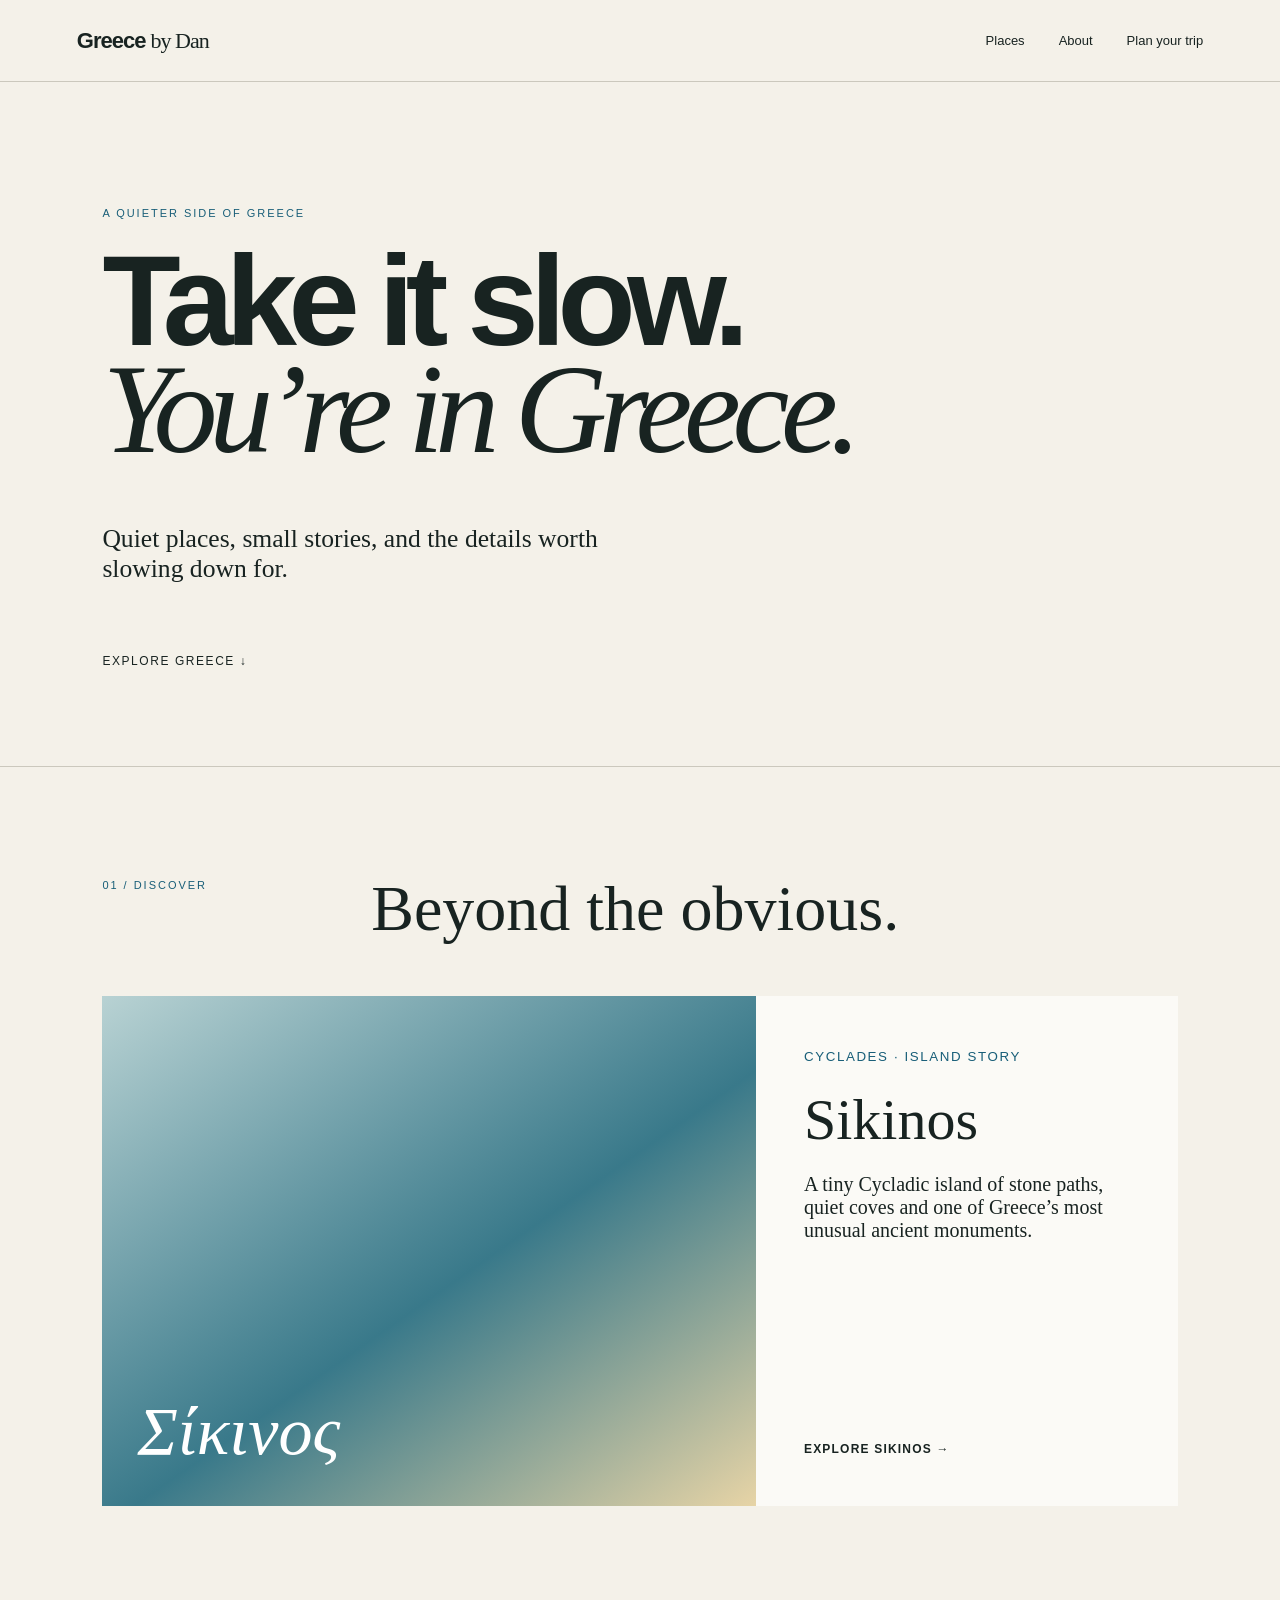
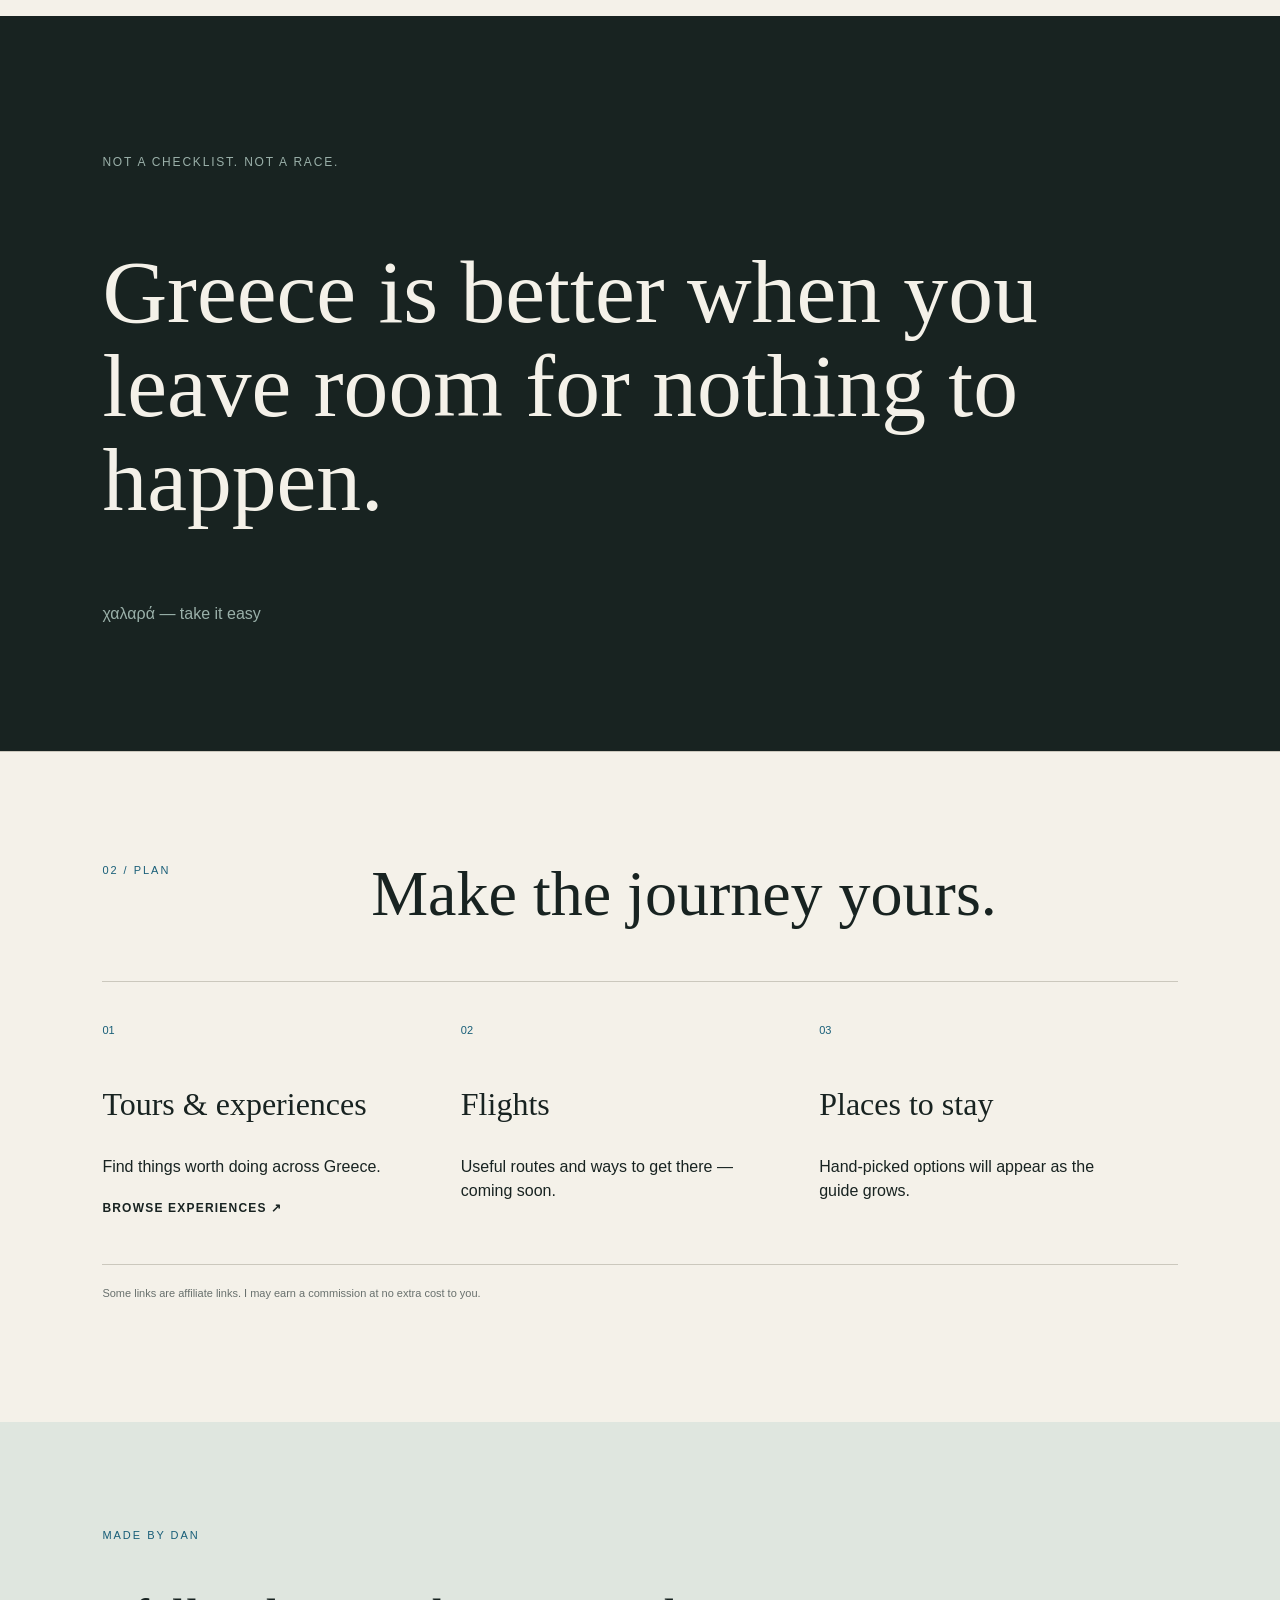
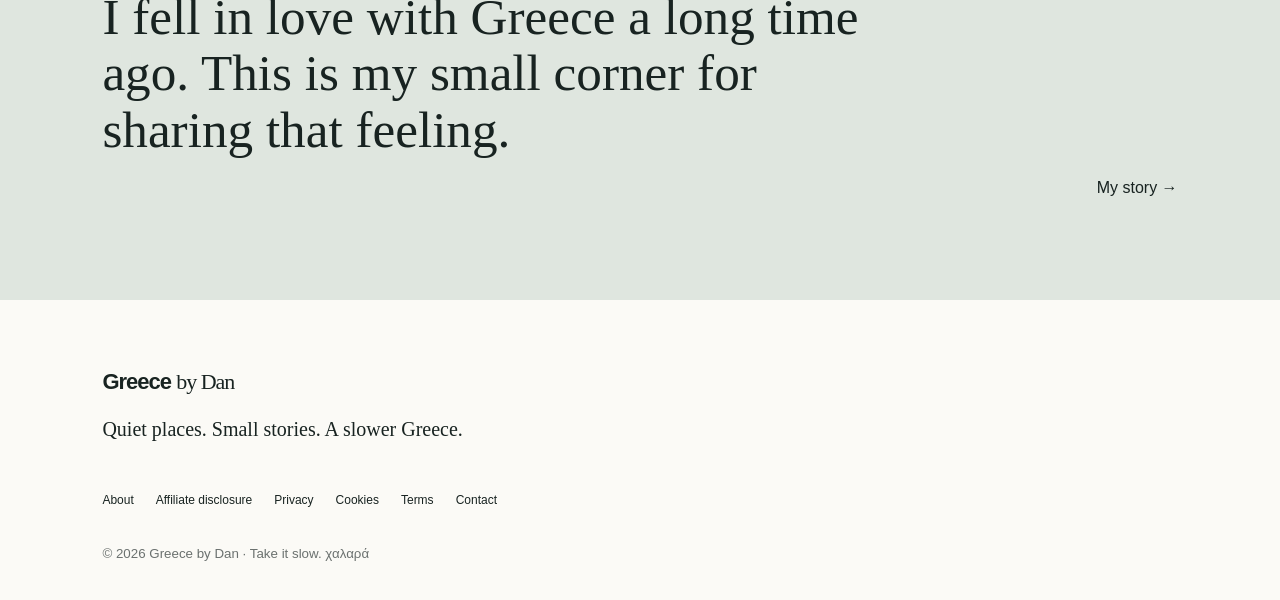
<file: index.html>
<!doctype html><html lang="en"><head><meta charset="utf-8"><meta name="viewport" content="width=device-width,initial-scale=1"><title>Greece by Dan — A slower Greece</title><meta name="description" content="Quiet places, small stories and a slower side of Greece — islands, traditions and useful travel notes, curated by Dan."><link rel="canonical" href="https://greecebydan.com/"><meta property="og:title" content="Greece by Dan — A slower Greece"><meta property="og:description" content="Quiet places. Small stories. A slower Greece."><meta property="og:url" content="https://greecebydan.com/"><meta property="og:type" content="website"><link rel="icon" href="/favicon.svg"><link rel="manifest" href="/site.webmanifest"><link rel="stylesheet" href="/assets/css/style.css"><script type="application/ld+json">{"@context":"https://schema.org","@type":"WebSite","name":"Greece by Dan","url":"https://greecebydan.com/"}</script></head><body><header class="site-header"><a class="brand" href="/">Greece <em>by Dan</em></a><button class="menu" aria-label="Open menu">Menu</button><nav><a href="/sikinos/">Places</a><a href="/about/">About</a><a href="#plan">Plan your trip</a></nav></header><main><section class="hero"><div class="eyebrow">A quieter side of Greece</div><h1>Take it slow.<br><i>You’re in Greece.</i></h1><p>Quiet places, small stories, and the details worth slowing down for.</p><a class="arrow-link" href="#discover">Explore Greece ↓</a></section><section id="discover" class="section"><div class="section-head"><span>01 / Discover</span><h2>Beyond the obvious.</h2></div><a class="feature-card" href="/sikinos/"><div class="feature-art"><span>Σίκινος</span></div><div class="feature-copy"><div><small>Cyclades · Island story</small><h3>Sikinos</h3><p>A tiny Cycladic island of stone paths, quiet coves and one of Greece’s most unusual ancient monuments.</p></div><b>Explore Sikinos →</b></div></a></section><section class="manifesto"><p>Not a checklist. Not a race.</p><h2>Greece is better when you leave room for nothing to happen.</h2><span>χαλαρά — take it easy</span></section><section id="plan" class="section plan"><div class="section-head"><span>02 / Plan</span><h2>Make the journey yours.</h2></div><div class="plan-grid"><a href="https://vi.me/6IQ68" rel="sponsored noopener" target="_blank"><span>01</span><h3>Tours & experiences</h3><p>Find things worth doing across Greece.</p><b>Browse experiences ↗</b></a><div><span>02</span><h3>Flights</h3><p>Useful routes and ways to get there — coming soon.</p></div><div><span>03</span><h3>Places to stay</h3><p>Hand-picked options will appear as the guide grows.</p></div></div><p class="disclosure">Some links are affiliate links. I may earn a commission at no extra cost to you.</p></section><section class="about-strip"><div><span>Made by Dan</span><h2>I fell in love with Greece a long time ago. This is my small corner for sharing that feeling.</h2></div><a href="/about/">My story →</a></section></main><footer><a class="brand" href="/">Greece <em>by Dan</em></a><p>Quiet places. Small stories. A slower Greece.</p><div><a href="/about/">About</a><a href="/affiliate-disclosure/">Affiliate disclosure</a><a href="/privacy/">Privacy</a><a href="/cookies/">Cookies</a><a href="/terms/">Terms</a><a href="/contact/">Contact</a></div><small>© 2026 Greece by Dan · Take it slow. χαλαρά</small></footer><script src="/assets/js/main.js"></script></body></html>
</file>
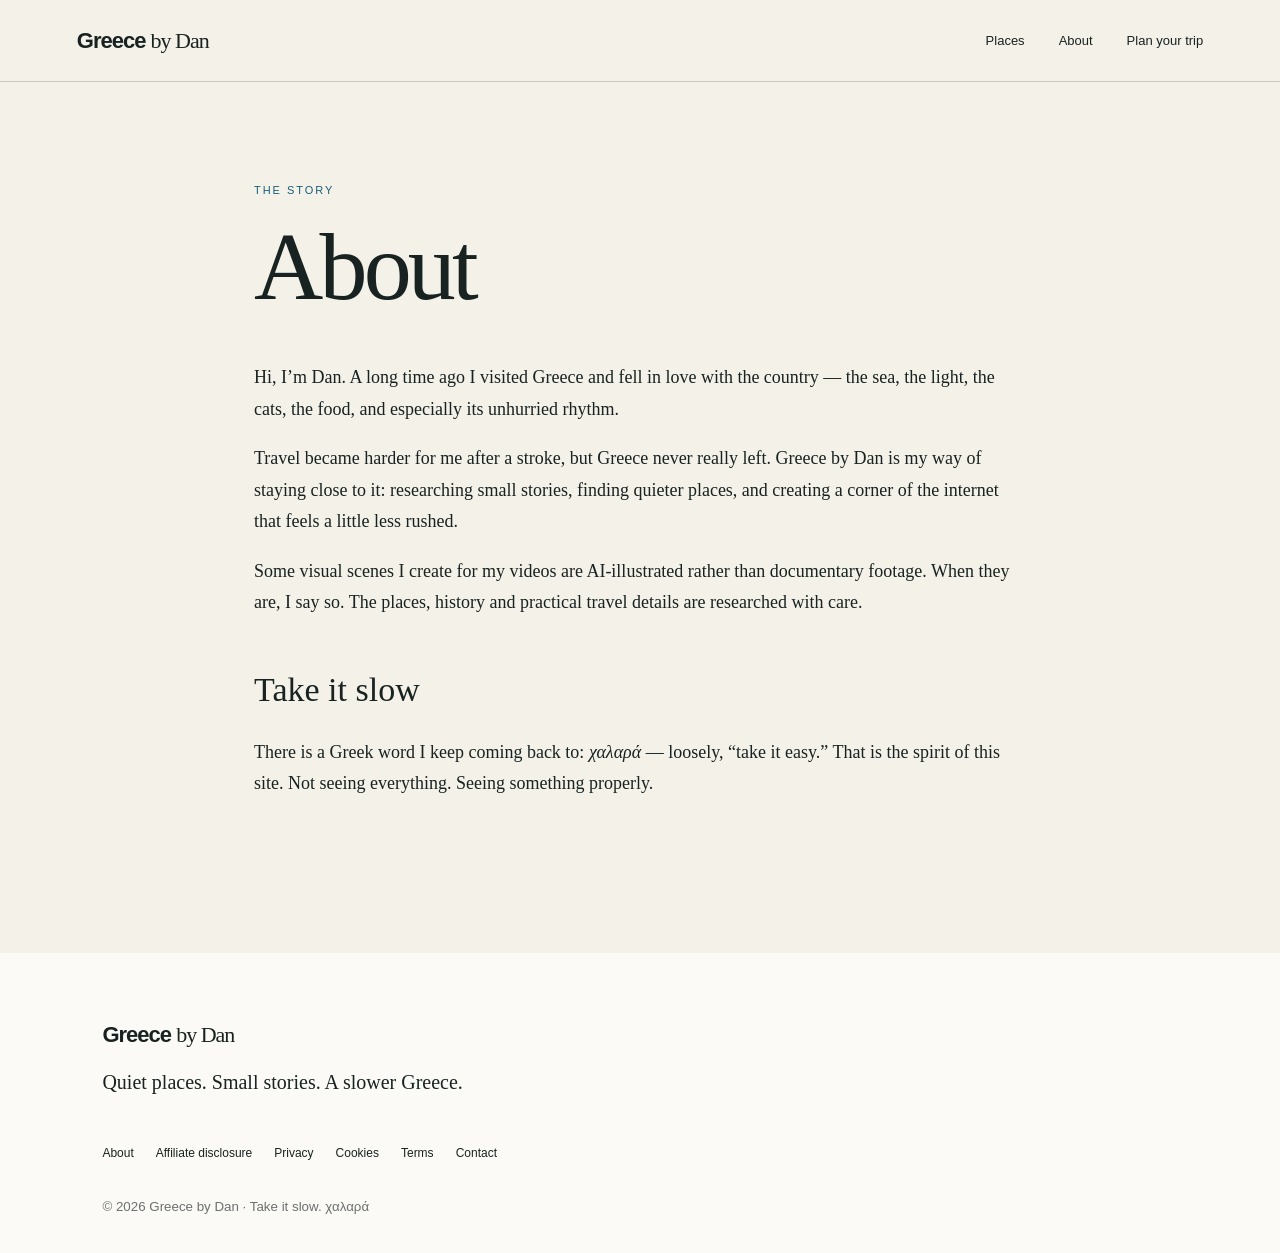
<file: about/index.html>
<!doctype html><html lang="en"><head><meta charset="utf-8"><meta name="viewport" content="width=device-width,initial-scale=1"><title>About — Greece by Dan</title><meta name="description" content="About — Greece by Dan."><link rel="icon" href="/favicon.svg"><link rel="stylesheet" href="/assets/css/style.css"></head><body><header class="site-header"><a class="brand" href="/">Greece <em>by Dan</em></a><button class="menu" aria-label="Open menu">Menu</button><nav><a href="/sikinos/">Places</a><a href="/about/">About</a><a href="/#plan">Plan your trip</a></nav></header><main class="page"><span class="kicker">The story</span><h1>About</h1><p>Hi, I’m Dan. A long time ago I visited Greece and fell in love with the country — the sea, the light, the cats, the food, and especially its unhurried rhythm.</p><p>Travel became harder for me after a stroke, but Greece never really left. Greece by Dan is my way of staying close to it: researching small stories, finding quieter places, and creating a corner of the internet that feels a little less rushed.</p><p>Some visual scenes I create for my videos are AI-illustrated rather than documentary footage. When they are, I say so. The places, history and practical travel details are researched with care.</p><h2>Take it slow</h2><p>There is a Greek word I keep coming back to: <em>χαλαρά</em> — loosely, “take it easy.” That is the spirit of this site. Not seeing everything. Seeing something properly.</p></main><footer><a class="brand" href="/">Greece <em>by Dan</em></a><p>Quiet places. Small stories. A slower Greece.</p><div><a href="/about/">About</a><a href="/affiliate-disclosure/">Affiliate disclosure</a><a href="/privacy/">Privacy</a><a href="/cookies/">Cookies</a><a href="/terms/">Terms</a><a href="/contact/">Contact</a></div><small>© 2026 Greece by Dan · Take it slow. χαλαρά</small></footer><script src="/assets/js/main.js"></script></body></html>
</file>
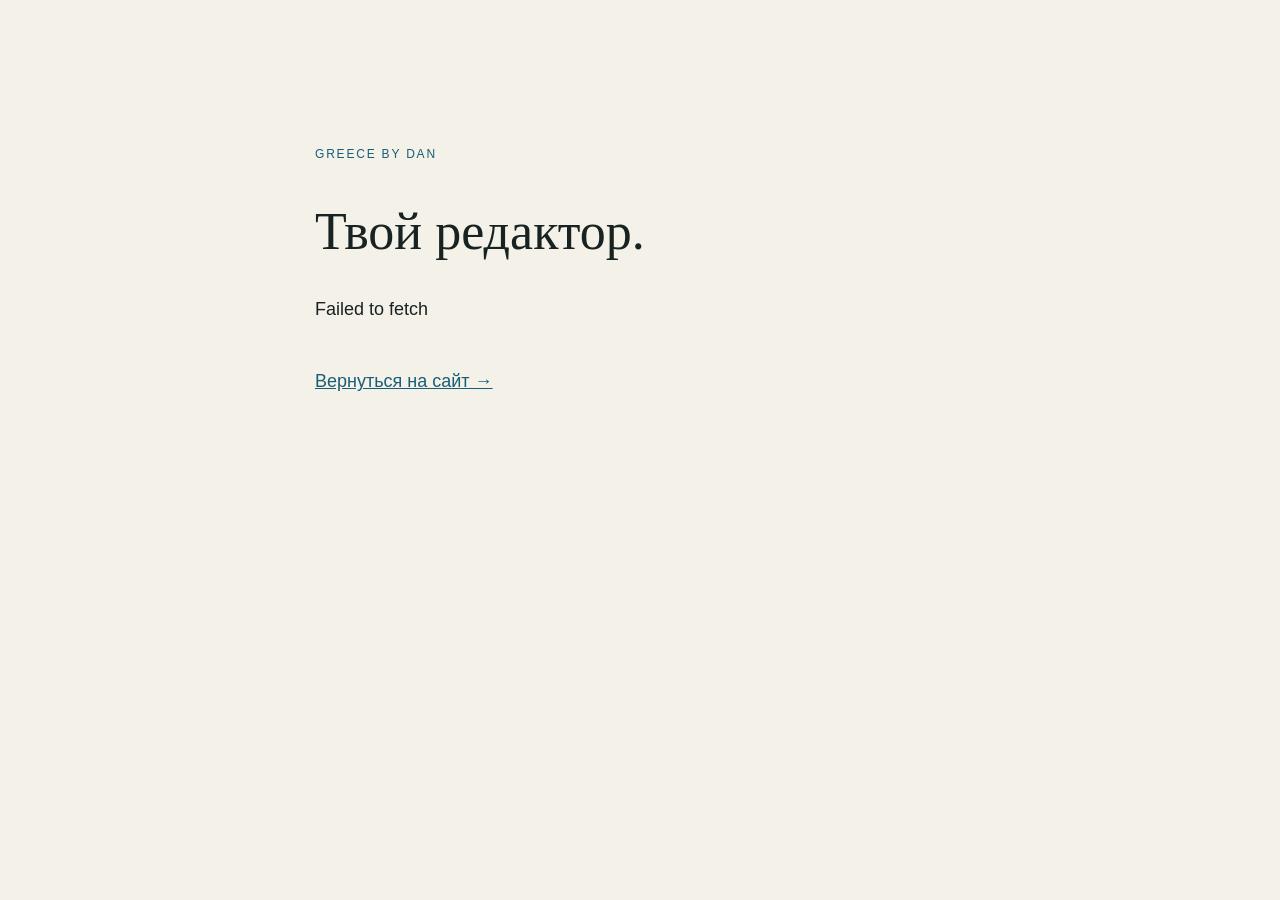
<file: admin/index.html>
<!doctype html>
<html lang="ru">
<head>
  <meta charset="utf-8">
  <meta name="viewport" content="width=device-width, initial-scale=1">
  <meta name="robots" content="noindex, nofollow">
  <title>Greece by Dan — редактор</title>
  <link rel="icon" href="/favicon.svg">
  <link rel="stylesheet" href="/admin/setup.css">
</head>
<body>
  <main id="setup" class="setup" aria-live="polite">
    <span class="eyebrow">Greece by Dan</span>
    <h1>Твой редактор.</h1>
    <p id="status">Подключаем админку…</p>
    <a href="/">Вернуться на сайт →</a>
  </main>
  <script src="/admin/affiliate-button.js"></script>
  <script src="/admin/story-identity.js"></script>
  <script src="/admin/start.js"></script>
</body>
</html>
</file>
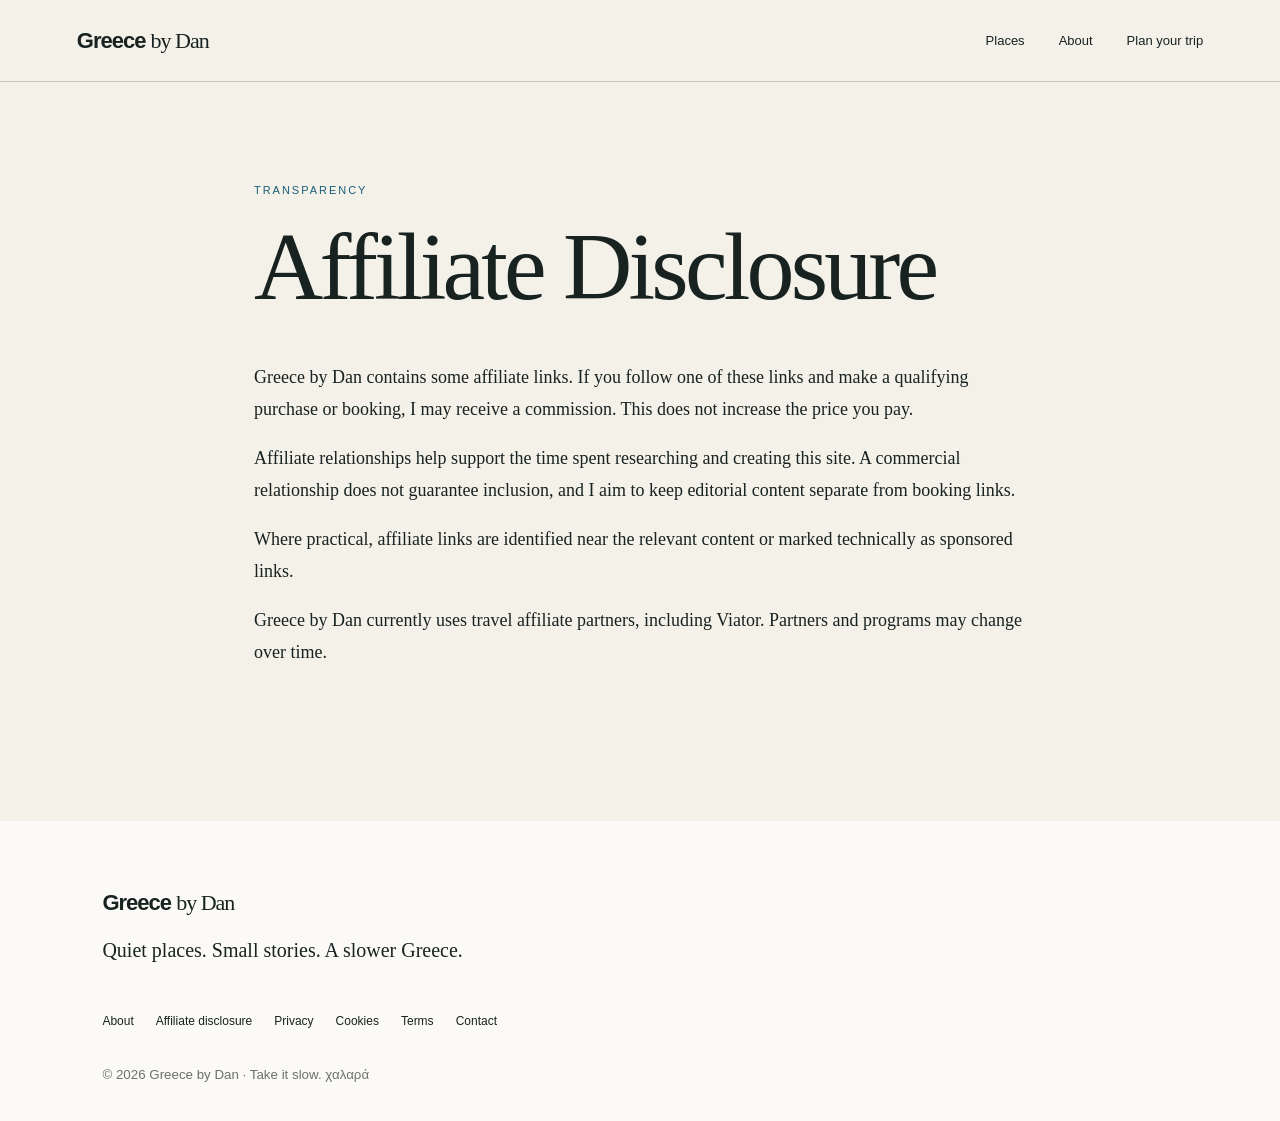
<file: affiliate-disclosure/index.html>
<!doctype html><html lang="en"><head><meta charset="utf-8"><meta name="viewport" content="width=device-width,initial-scale=1"><title>Affiliate Disclosure — Greece by Dan</title><meta name="description" content="Affiliate Disclosure — Greece by Dan."><link rel="icon" href="/favicon.svg"><link rel="stylesheet" href="/assets/css/style.css"></head><body><header class="site-header"><a class="brand" href="/">Greece <em>by Dan</em></a><button class="menu" aria-label="Open menu">Menu</button><nav><a href="/sikinos/">Places</a><a href="/about/">About</a><a href="/#plan">Plan your trip</a></nav></header><main class="page"><span class="kicker">Transparency</span><h1>Affiliate Disclosure</h1><p>Greece by Dan contains some affiliate links. If you follow one of these links and make a qualifying purchase or booking, I may receive a commission. This does not increase the price you pay.</p><p>Affiliate relationships help support the time spent researching and creating this site. A commercial relationship does not guarantee inclusion, and I aim to keep editorial content separate from booking links.</p><p>Where practical, affiliate links are identified near the relevant content or marked technically as sponsored links.</p><p>Greece by Dan currently uses travel affiliate partners, including Viator. Partners and programs may change over time.</p></main><footer><a class="brand" href="/">Greece <em>by Dan</em></a><p>Quiet places. Small stories. A slower Greece.</p><div><a href="/about/">About</a><a href="/affiliate-disclosure/">Affiliate disclosure</a><a href="/privacy/">Privacy</a><a href="/cookies/">Cookies</a><a href="/terms/">Terms</a><a href="/contact/">Contact</a></div><small>© 2026 Greece by Dan · Take it slow. χαλαρά</small></footer><script src="/assets/js/main.js"></script></body></html>
</file>
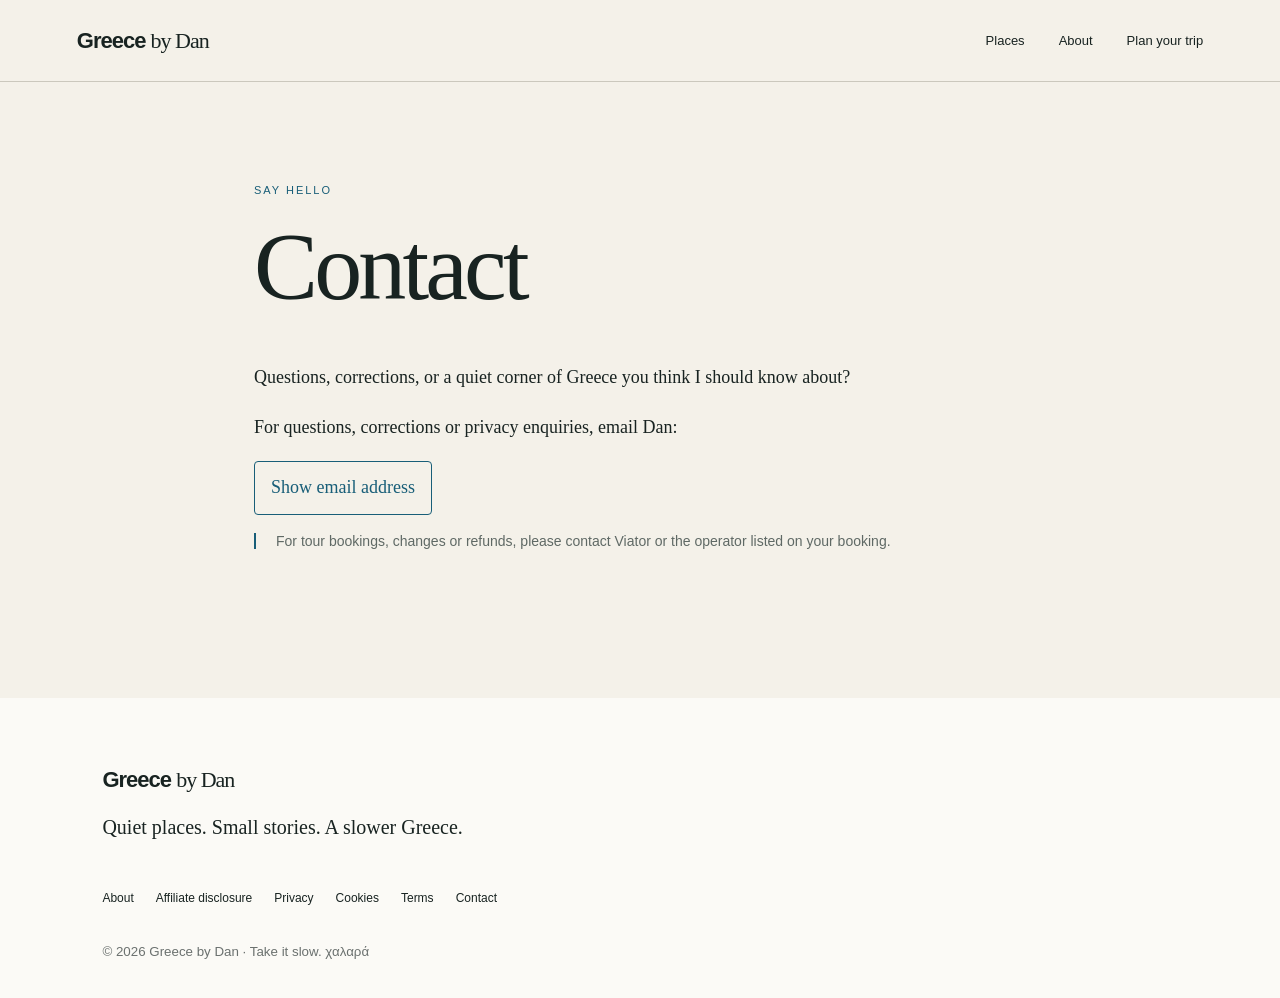
<file: contact/index.html>
<!doctype html><html lang="en"><head><meta charset="utf-8"><meta name="viewport" content="width=device-width,initial-scale=1"><title>Contact — Greece by Dan</title><meta name="description" content="Contact — Greece by Dan."><link rel="icon" href="/favicon.svg"><link rel="stylesheet" href="/assets/css/style.css"></head><body><header class="site-header"><a class="brand" href="/">Greece <em>by Dan</em></a><button class="menu" aria-label="Open menu">Menu</button><nav><a href="/sikinos/">Places</a><a href="/about/">About</a><a href="/#plan">Plan your trip</a></nav></header><main class="page"><span class="kicker">Say hello</span><h1>Contact</h1><p>Questions, corrections, or a quiet corner of Greece you think I should know about?</p><p>For questions, corrections or privacy enquiries, email Dan:</p><p><span class="contact-email"><button class="email-reveal" type="button" hidden>Show email address</button><noscript>mygreece [at] greecebydan [dot] com</noscript></span></p><p class="note">For tour bookings, changes or refunds, please contact Viator or the operator listed on your booking.</p></main><footer><a class="brand" href="/">Greece <em>by Dan</em></a><p>Quiet places. Small stories. A slower Greece.</p><div><a href="/about/">About</a><a href="/affiliate-disclosure/">Affiliate disclosure</a><a href="/privacy/">Privacy</a><a href="/cookies/">Cookies</a><a href="/terms/">Terms</a><a href="/contact/">Contact</a></div><small>© 2026 Greece by Dan · Take it slow. χαλαρά</small></footer><script src="/assets/js/main.js"></script></body></html>
</file>
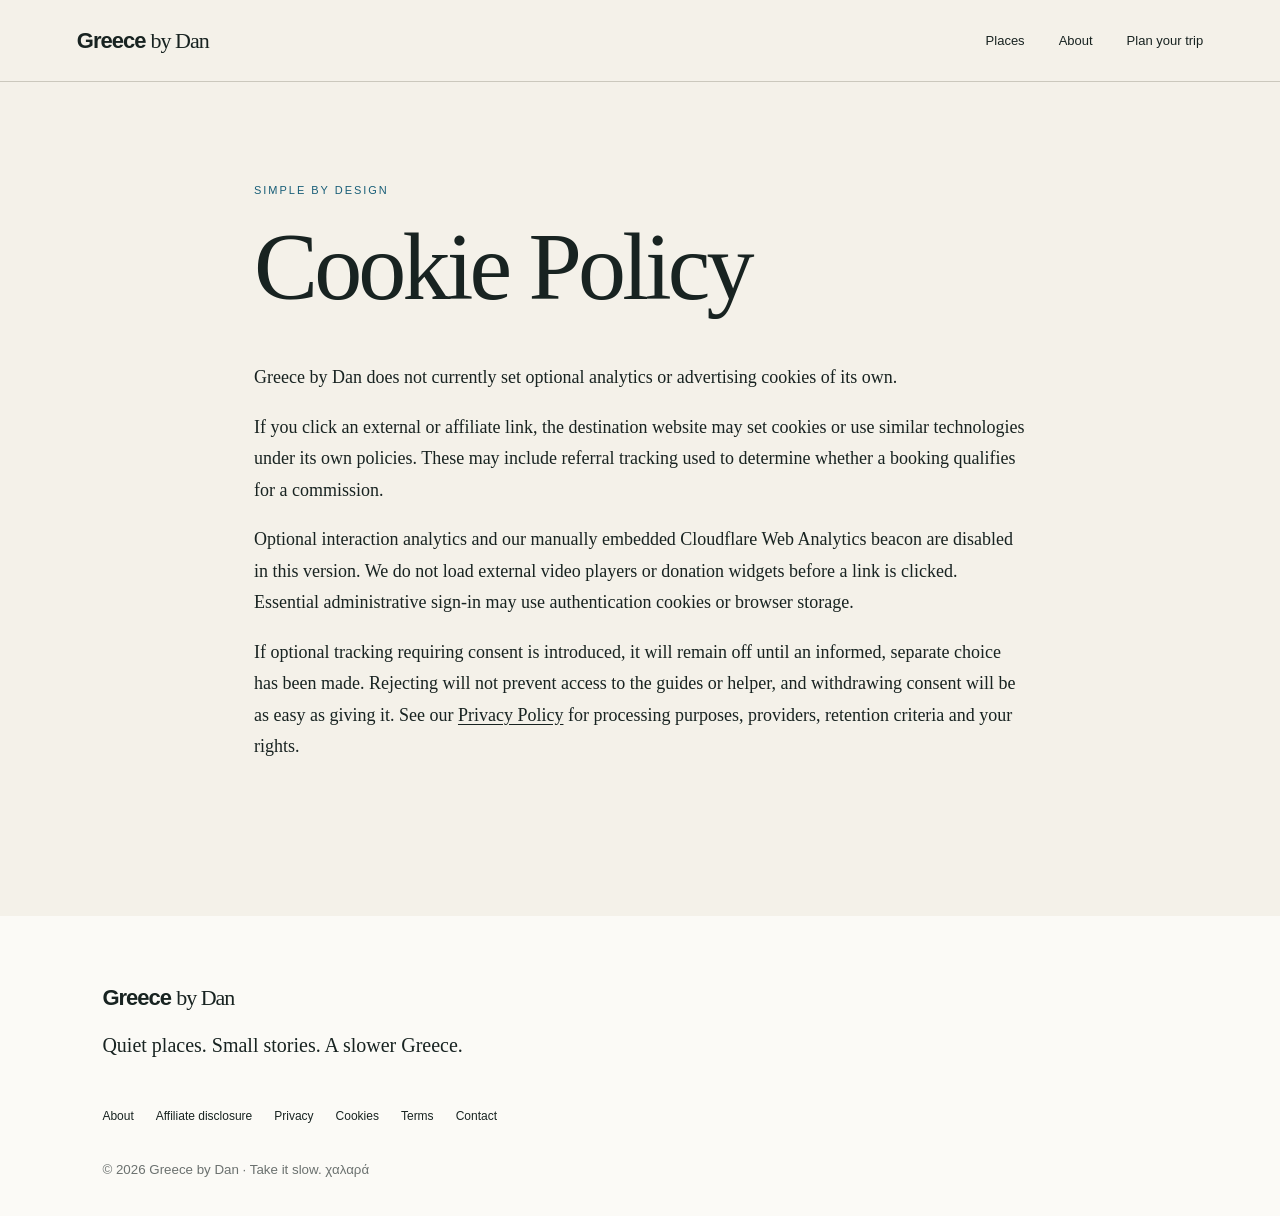
<file: cookies/index.html>
<!doctype html><html lang="en"><head><meta charset="utf-8"><meta name="viewport" content="width=device-width,initial-scale=1"><title>Cookie Policy — Greece by Dan</title><meta name="description" content="Cookie Policy — Greece by Dan."><link rel="icon" href="/favicon.svg"><link rel="stylesheet" href="/assets/css/style.css"></head><body><header class="site-header"><a class="brand" href="/">Greece <em>by Dan</em></a><button class="menu" aria-label="Open menu">Menu</button><nav><a href="/sikinos/">Places</a><a href="/about/">About</a><a href="/#plan">Plan your trip</a></nav></header><main class="page"><span class="kicker">Simple by design</span><h1>Cookie Policy</h1><p>Greece by Dan does not currently set optional analytics or advertising cookies of its own.</p><p>If you click an external or affiliate link, the destination website may set cookies or use similar technologies under its own policies. These may include referral tracking used to determine whether a booking qualifies for a commission.</p><p>Optional interaction analytics and our manually embedded Cloudflare Web Analytics beacon are disabled in this version. We do not load external video players or donation widgets before a link is clicked. Essential administrative sign-in may use authentication cookies or browser storage.</p><p>If optional tracking requiring consent is introduced, it will remain off until an informed, separate choice has been made. Rejecting will not prevent access to the guides or helper, and withdrawing consent will be as easy as giving it. See our <a href="/privacy/">Privacy Policy</a> for processing purposes, providers, retention criteria and your rights.</p></main><footer><a class="brand" href="/">Greece <em>by Dan</em></a><p>Quiet places. Small stories. A slower Greece.</p><div><a href="/about/">About</a><a href="/affiliate-disclosure/">Affiliate disclosure</a><a href="/privacy/">Privacy</a><a href="/cookies/">Cookies</a><a href="/terms/">Terms</a><a href="/contact/">Contact</a></div><small>© 2026 Greece by Dan · Take it slow. χαλαρά</small></footer><script src="/assets/js/main.js"></script></body></html>
</file>
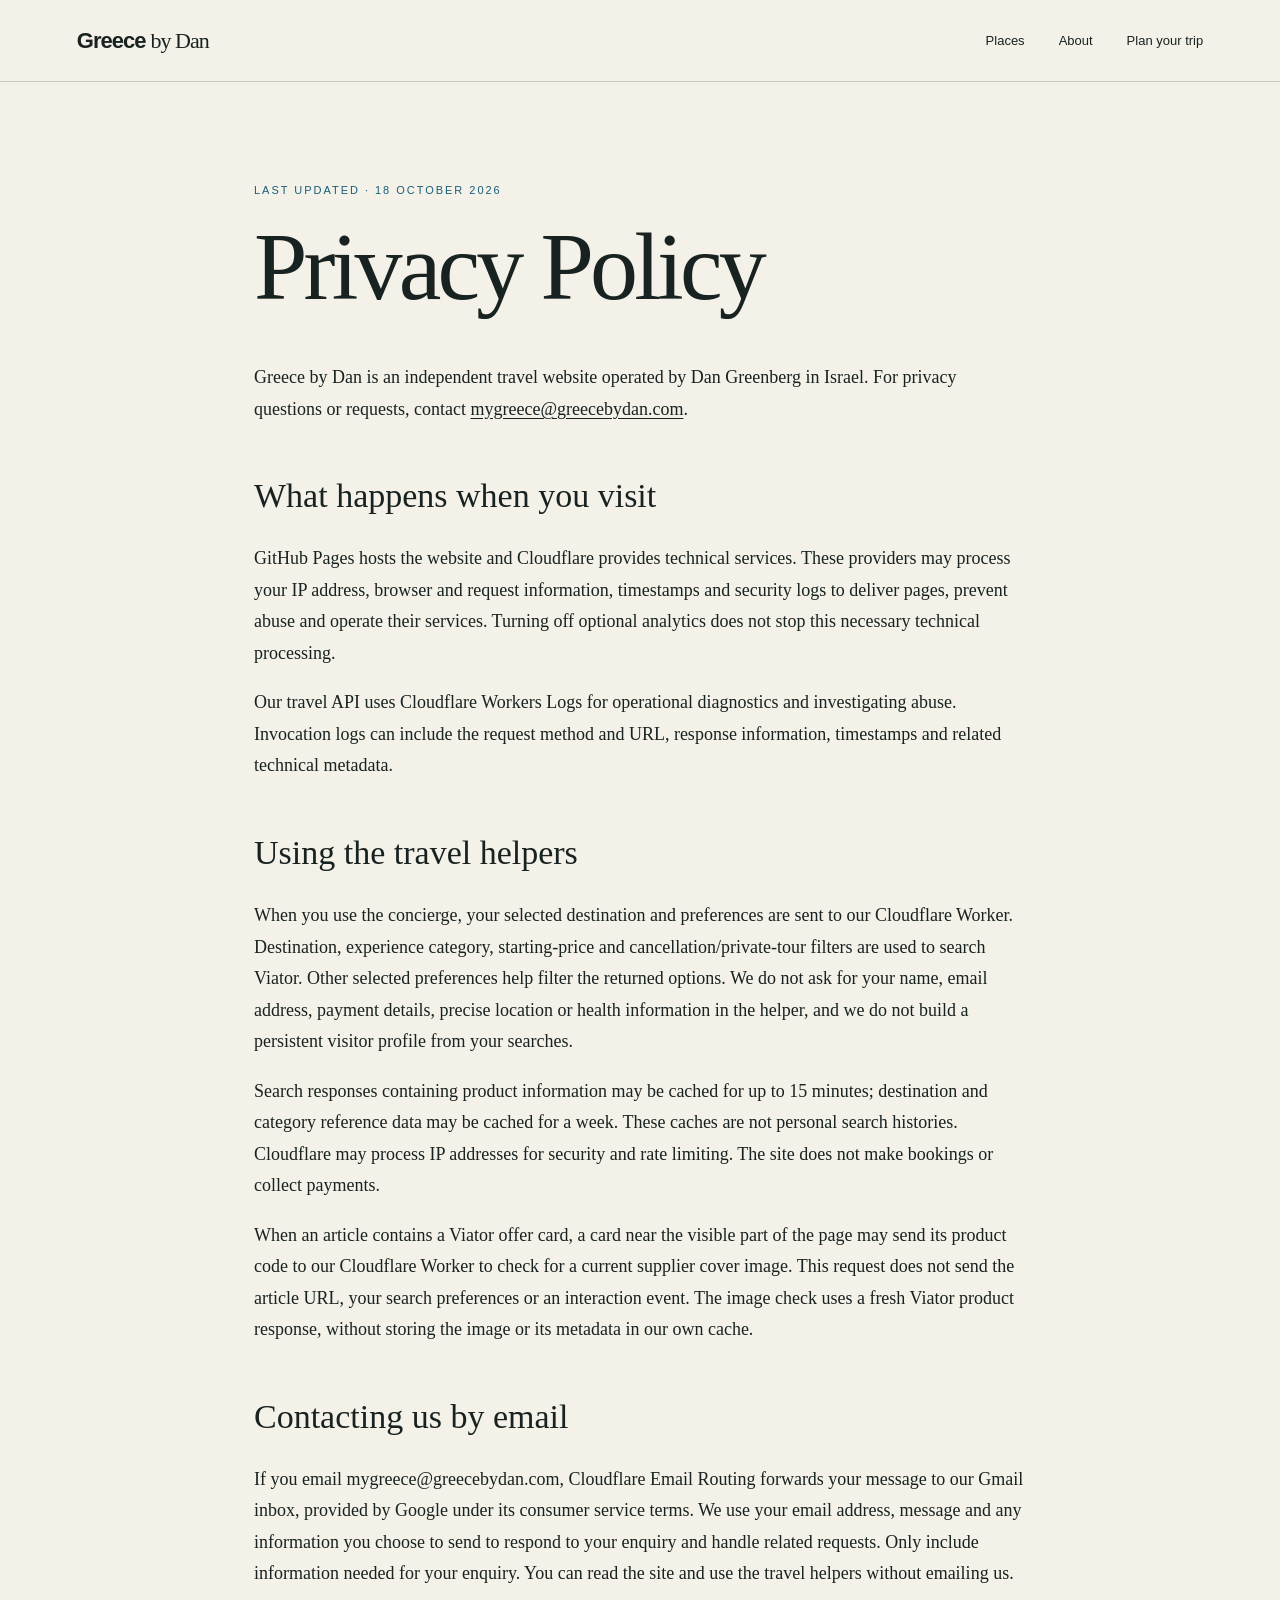
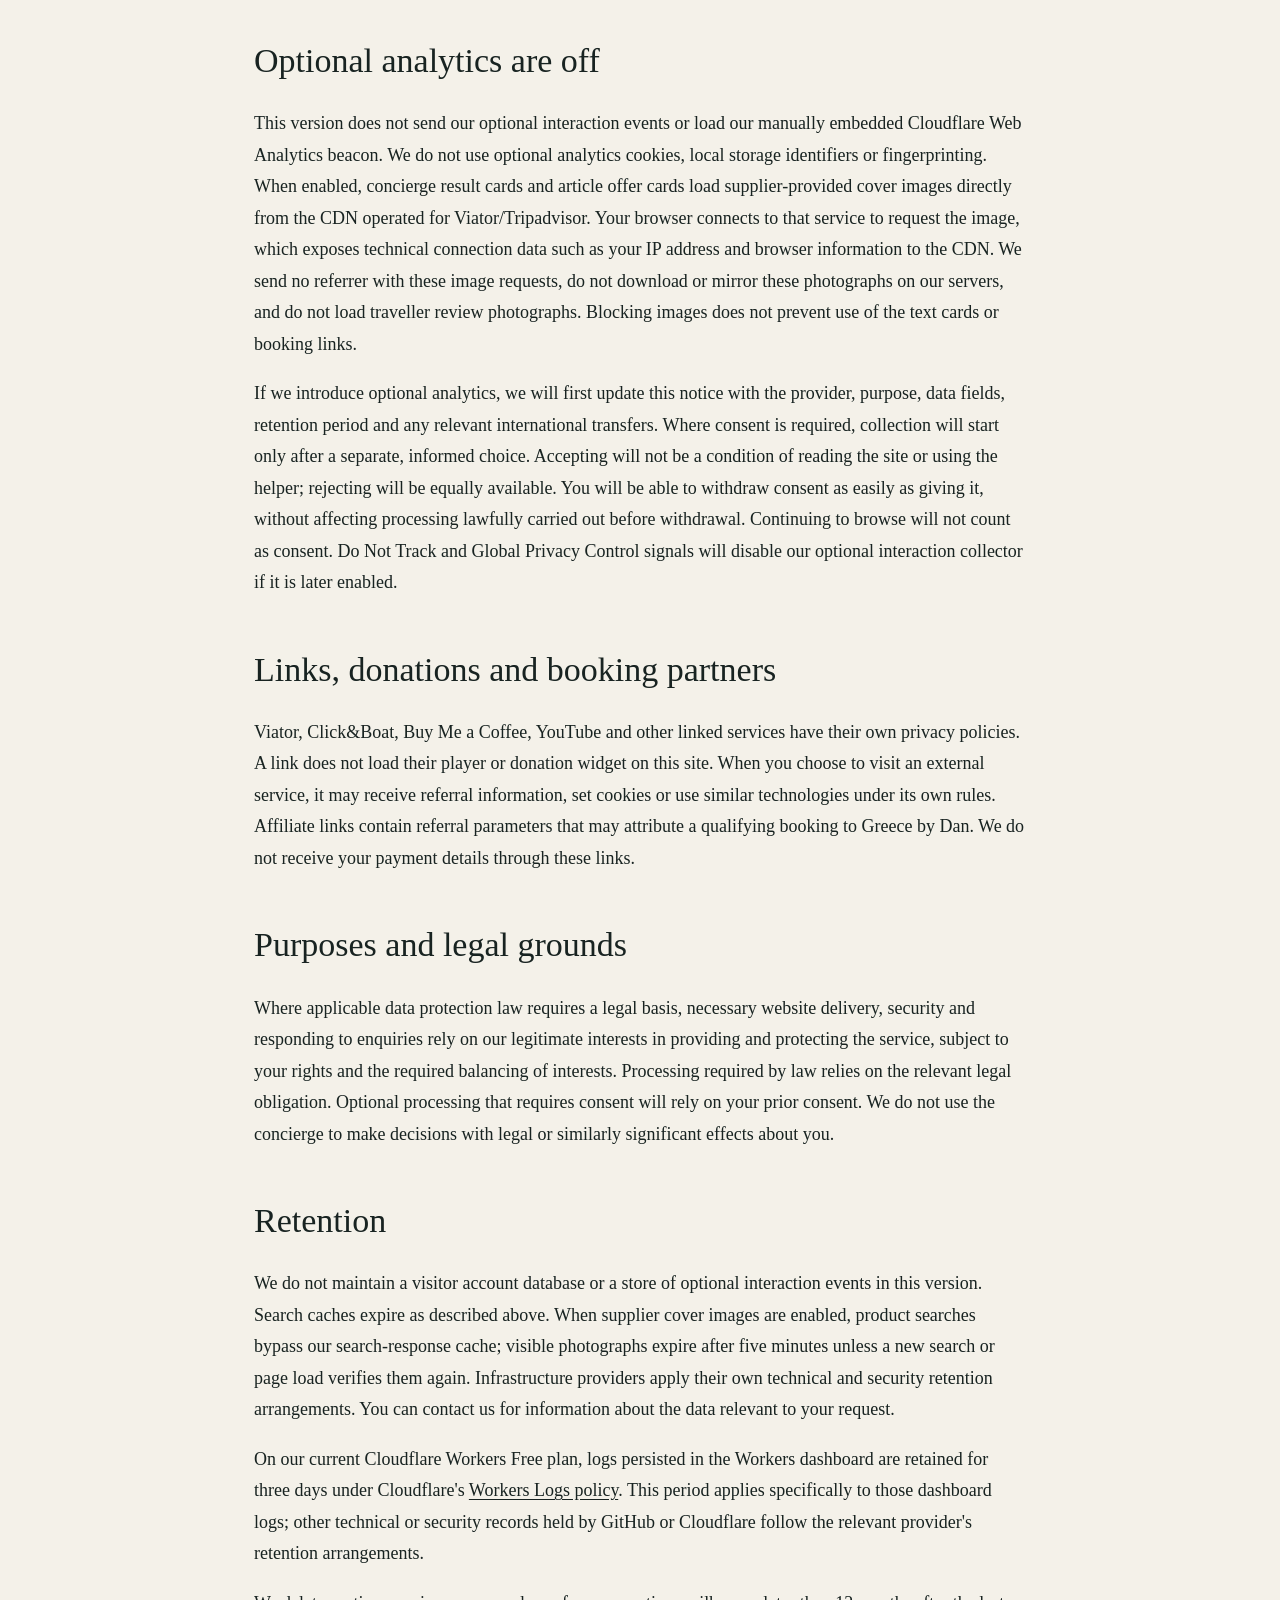
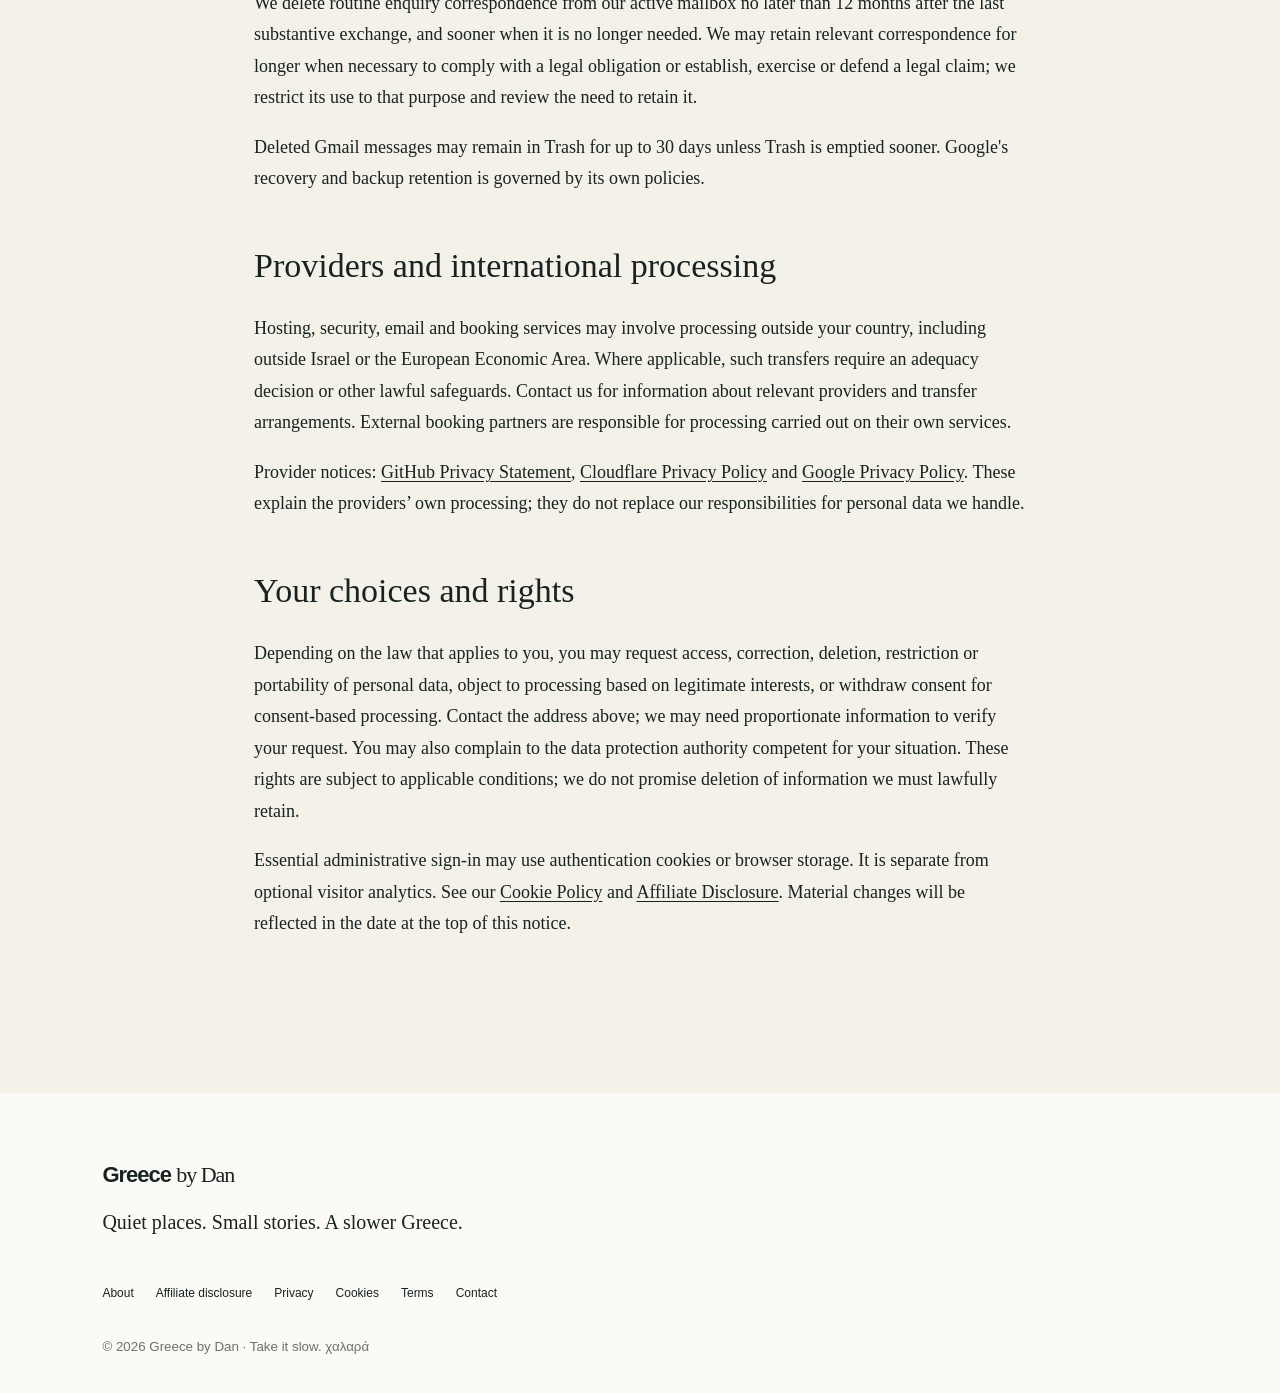
<file: privacy/index.html>
<!doctype html><html lang="en"><head><meta charset="utf-8"><meta name="viewport" content="width=device-width,initial-scale=1"><title>Privacy Policy — Greece by Dan</title><meta name="description" content="Privacy Policy — Greece by Dan."><link rel="icon" href="/favicon.svg"><link rel="stylesheet" href="/assets/css/style.css"></head><body><header class="site-header"><a class="brand" href="/">Greece <em>by Dan</em></a><button class="menu" aria-label="Open menu">Menu</button><nav><a href="/sikinos/">Places</a><a href="/about/">About</a><a href="/#plan">Plan your trip</a></nav></header><main class="page"><span class="kicker">Last updated · 18 October 2026</span><h1>Privacy Policy</h1>
<p>Greece by Dan is an independent travel website operated by Dan Greenberg in Israel. For privacy questions or requests, contact <a href="mailto:mygreece@greecebydan.com">mygreece@greecebydan.com</a>.</p>
<h2>What happens when you visit</h2>
<p>GitHub Pages hosts the website and Cloudflare provides technical services. These providers may process your IP address, browser and request information, timestamps and security logs to deliver pages, prevent abuse and operate their services. Turning off optional analytics does not stop this necessary technical processing.</p>
<p>Our travel API uses Cloudflare Workers Logs for operational diagnostics and investigating abuse. Invocation logs can include the request method and URL, response information, timestamps and related technical metadata.</p>
<h2>Using the travel helpers</h2>
<p>When you use the concierge, your selected destination and preferences are sent to our Cloudflare Worker. Destination, experience category, starting-price and cancellation/private-tour filters are used to search Viator. Other selected preferences help filter the returned options. We do not ask for your name, email address, payment details, precise location or health information in the helper, and we do not build a persistent visitor profile from your searches.</p>
<p>Search responses containing product information may be cached for up to 15 minutes; destination and category reference data may be cached for a week. These caches are not personal search histories. Cloudflare may process IP addresses for security and rate limiting. The site does not make bookings or collect payments.</p>
<p>When an article contains a Viator offer card, a card near the visible part of the page may send its product code to our Cloudflare Worker to check for a current supplier cover image. This request does not send the article URL, your search preferences or an interaction event. The image check uses a fresh Viator product response, without storing the image or its metadata in our own cache.</p>
<h2>Contacting us by email</h2>
<p>If you email mygreece@greecebydan.com, Cloudflare Email Routing forwards your message to our Gmail inbox, provided by Google under its consumer service terms. We use your email address, message and any information you choose to send to respond to your enquiry and handle related requests. Only include information needed for your enquiry. You can read the site and use the travel helpers without emailing us.</p>
<h2>Optional analytics are off</h2>
<p>This version does not send our optional interaction events or load our manually embedded Cloudflare Web Analytics beacon. We do not use optional analytics cookies, local storage identifiers or fingerprinting. When enabled, concierge result cards and article offer cards load supplier-provided cover images directly from the CDN operated for Viator/Tripadvisor. Your browser connects to that service to request the image, which exposes technical connection data such as your IP address and browser information to the CDN. We send no referrer with these image requests, do not download or mirror these photographs on our servers, and do not load traveller review photographs. Blocking images does not prevent use of the text cards or booking links.</p>
<p>If we introduce optional analytics, we will first update this notice with the provider, purpose, data fields, retention period and any relevant international transfers. Where consent is required, collection will start only after a separate, informed choice. Accepting will not be a condition of reading the site or using the helper; rejecting will be equally available. You will be able to withdraw consent as easily as giving it, without affecting processing lawfully carried out before withdrawal. Continuing to browse will not count as consent. Do Not Track and Global Privacy Control signals will disable our optional interaction collector if it is later enabled.</p>
<h2>Links, donations and booking partners</h2>
<p>Viator, Click&amp;Boat, Buy Me a Coffee, YouTube and other linked services have their own privacy policies. A link does not load their player or donation widget on this site. When you choose to visit an external service, it may receive referral information, set cookies or use similar technologies under its own rules. Affiliate links contain referral parameters that may attribute a qualifying booking to Greece by Dan. We do not receive your payment details through these links.</p>
<h2>Purposes and legal grounds</h2>
<p>Where applicable data protection law requires a legal basis, necessary website delivery, security and responding to enquiries rely on our legitimate interests in providing and protecting the service, subject to your rights and the required balancing of interests. Processing required by law relies on the relevant legal obligation. Optional processing that requires consent will rely on your prior consent. We do not use the concierge to make decisions with legal or similarly significant effects about you.</p>
<h2>Retention</h2>
<p>We do not maintain a visitor account database or a store of optional interaction events in this version. Search caches expire as described above. When supplier cover images are enabled, product searches bypass our search-response cache; visible photographs expire after five minutes unless a new search or page load verifies them again. Infrastructure providers apply their own technical and security retention arrangements. You can contact us for information about the data relevant to your request.</p>
<p>On our current Cloudflare Workers Free plan, logs persisted in the Workers dashboard are retained for three days under Cloudflare's <a href="https://developers.cloudflare.com/workers/observability/logs/workers-logs/">Workers Logs policy</a>. This period applies specifically to those dashboard logs; other technical or security records held by GitHub or Cloudflare follow the relevant provider's retention arrangements.</p>
<p>We delete routine enquiry correspondence from our active mailbox no later than 12 months after the last substantive exchange, and sooner when it is no longer needed. We may retain relevant correspondence for longer when necessary to comply with a legal obligation or establish, exercise or defend a legal claim; we restrict its use to that purpose and review the need to retain it.</p>
<p>Deleted Gmail messages may remain in Trash for up to 30 days unless Trash is emptied sooner. Google's recovery and backup retention is governed by its own policies.</p>
<h2>Providers and international processing</h2>
<p>Hosting, security, email and booking services may involve processing outside your country, including outside Israel or the European Economic Area. Where applicable, such transfers require an adequacy decision or other lawful safeguards. Contact us for information about relevant providers and transfer arrangements. External booking partners are responsible for processing carried out on their own services.</p>
<p>Provider notices: <a href="https://docs.github.com/en/site-policy/privacy-policies/github-general-privacy-statement">GitHub Privacy Statement</a>, <a href="https://www.cloudflare.com/privacypolicy/">Cloudflare Privacy Policy</a> and <a href="https://policies.google.com/privacy">Google Privacy Policy</a>. These explain the providers’ own processing; they do not replace our responsibilities for personal data we handle.</p>
<h2>Your choices and rights</h2>
<p>Depending on the law that applies to you, you may request access, correction, deletion, restriction or portability of personal data, object to processing based on legitimate interests, or withdraw consent for consent-based processing. Contact the address above; we may need proportionate information to verify your request. You may also complain to the data protection authority competent for your situation. These rights are subject to applicable conditions; we do not promise deletion of information we must lawfully retain.</p>
<p>Essential administrative sign-in may use authentication cookies or browser storage. It is separate from optional visitor analytics. See our <a href="/cookies/">Cookie Policy</a> and <a href="/affiliate-disclosure/">Affiliate Disclosure</a>. Material changes will be reflected in the date at the top of this notice.</p></main><footer><a class="brand" href="/">Greece <em>by Dan</em></a><p>Quiet places. Small stories. A slower Greece.</p><div><a href="/about/">About</a><a href="/affiliate-disclosure/">Affiliate disclosure</a><a href="/privacy/">Privacy</a><a href="/cookies/">Cookies</a><a href="/terms/">Terms</a><a href="/contact/">Contact</a></div><small>© 2026 Greece by Dan · Take it slow. χαλαρά</small></footer><script src="/assets/js/main.js"></script></body></html>
</file>
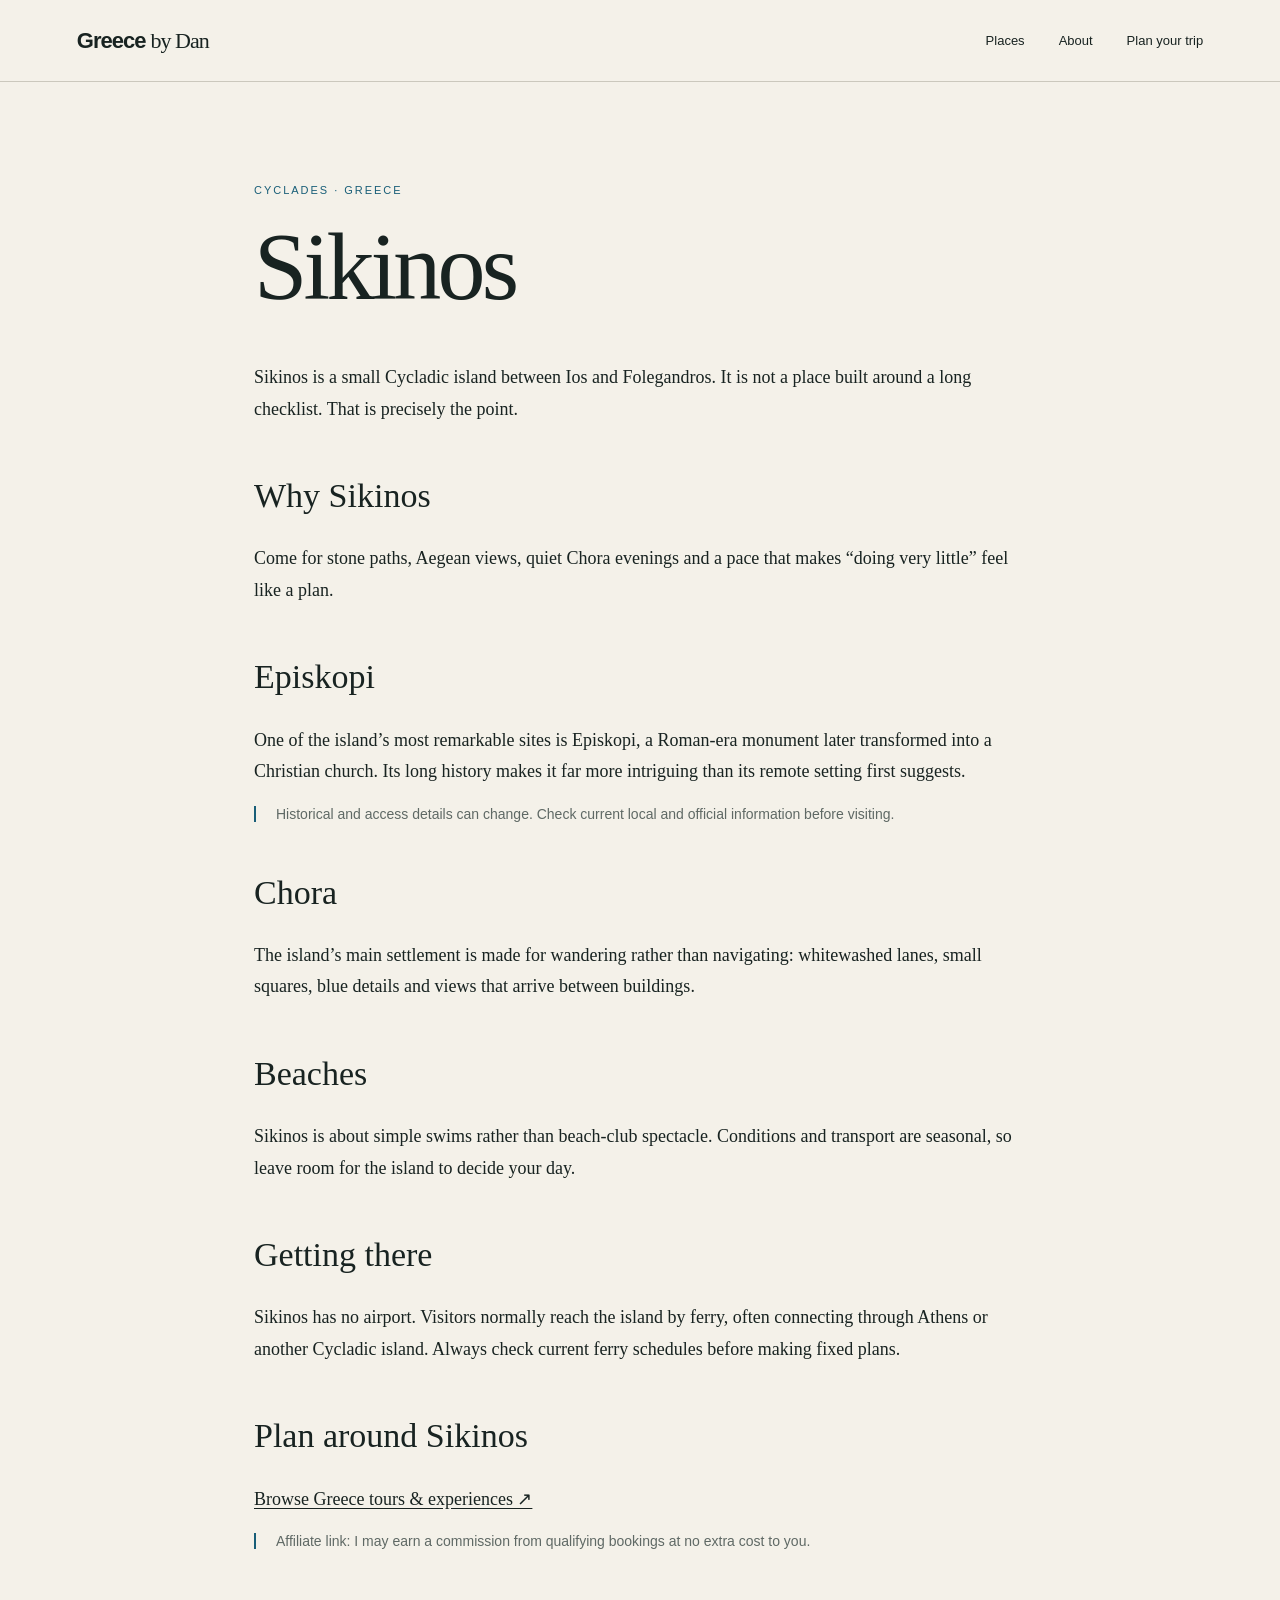
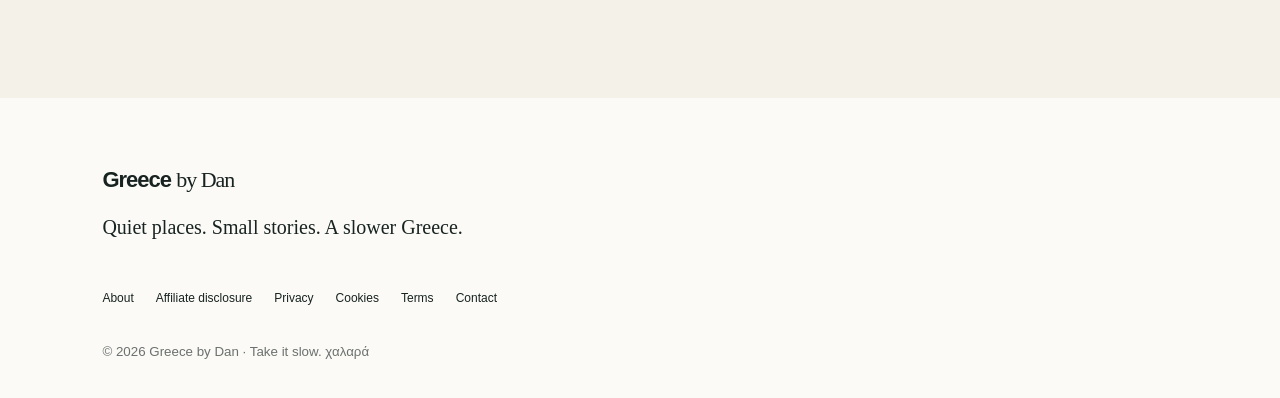
<file: sikinos/index.html>
<!doctype html><html lang="en"><head><meta charset="utf-8"><meta name="viewport" content="width=device-width,initial-scale=1"><title>Sikinos — Greece by Dan</title><meta name="description" content="Sikinos — Greece by Dan."><link rel="icon" href="/favicon.svg"><link rel="stylesheet" href="/assets/css/style.css"></head><body><header class="site-header"><a class="brand" href="/">Greece <em>by Dan</em></a><button class="menu" aria-label="Open menu">Menu</button><nav><a href="/sikinos/">Places</a><a href="/about/">About</a><a href="/#plan">Plan your trip</a></nav></header><main class="page"><span class="kicker">Cyclades · Greece</span><h1>Sikinos</h1><p>Sikinos is a small Cycladic island between Ios and Folegandros. It is not a place built around a long checklist. That is precisely the point.</p><h2>Why Sikinos</h2><p>Come for stone paths, Aegean views, quiet Chora evenings and a pace that makes “doing very little” feel like a plan.</p><h2>Episkopi</h2><p>One of the island’s most remarkable sites is Episkopi, a Roman-era monument later transformed into a Christian church. Its long history makes it far more intriguing than its remote setting first suggests.</p><p class="note">Historical and access details can change. Check current local and official information before visiting.</p><h2>Chora</h2><p>The island’s main settlement is made for wandering rather than navigating: whitewashed lanes, small squares, blue details and views that arrive between buildings.</p><h2>Beaches</h2><p>Sikinos is about simple swims rather than beach-club spectacle. Conditions and transport are seasonal, so leave room for the island to decide your day.</p><h2>Getting there</h2><p>Sikinos has no airport. Visitors normally reach the island by ferry, often connecting through Athens or another Cycladic island. Always check current ferry schedules before making fixed plans.</p><h2>Plan around Sikinos</h2><p><a href="https://vi.me/6IQ68" rel="sponsored noopener" target="_blank">Browse Greece tours & experiences ↗</a></p><p class="note">Affiliate link: I may earn a commission from qualifying bookings at no extra cost to you.</p></main><footer><a class="brand" href="/">Greece <em>by Dan</em></a><p>Quiet places. Small stories. A slower Greece.</p><div><a href="/about/">About</a><a href="/affiliate-disclosure/">Affiliate disclosure</a><a href="/privacy/">Privacy</a><a href="/cookies/">Cookies</a><a href="/terms/">Terms</a><a href="/contact/">Contact</a></div><small>© 2026 Greece by Dan · Take it slow. χαλαρά</small></footer><script src="/assets/js/main.js"></script></body></html>
</file>
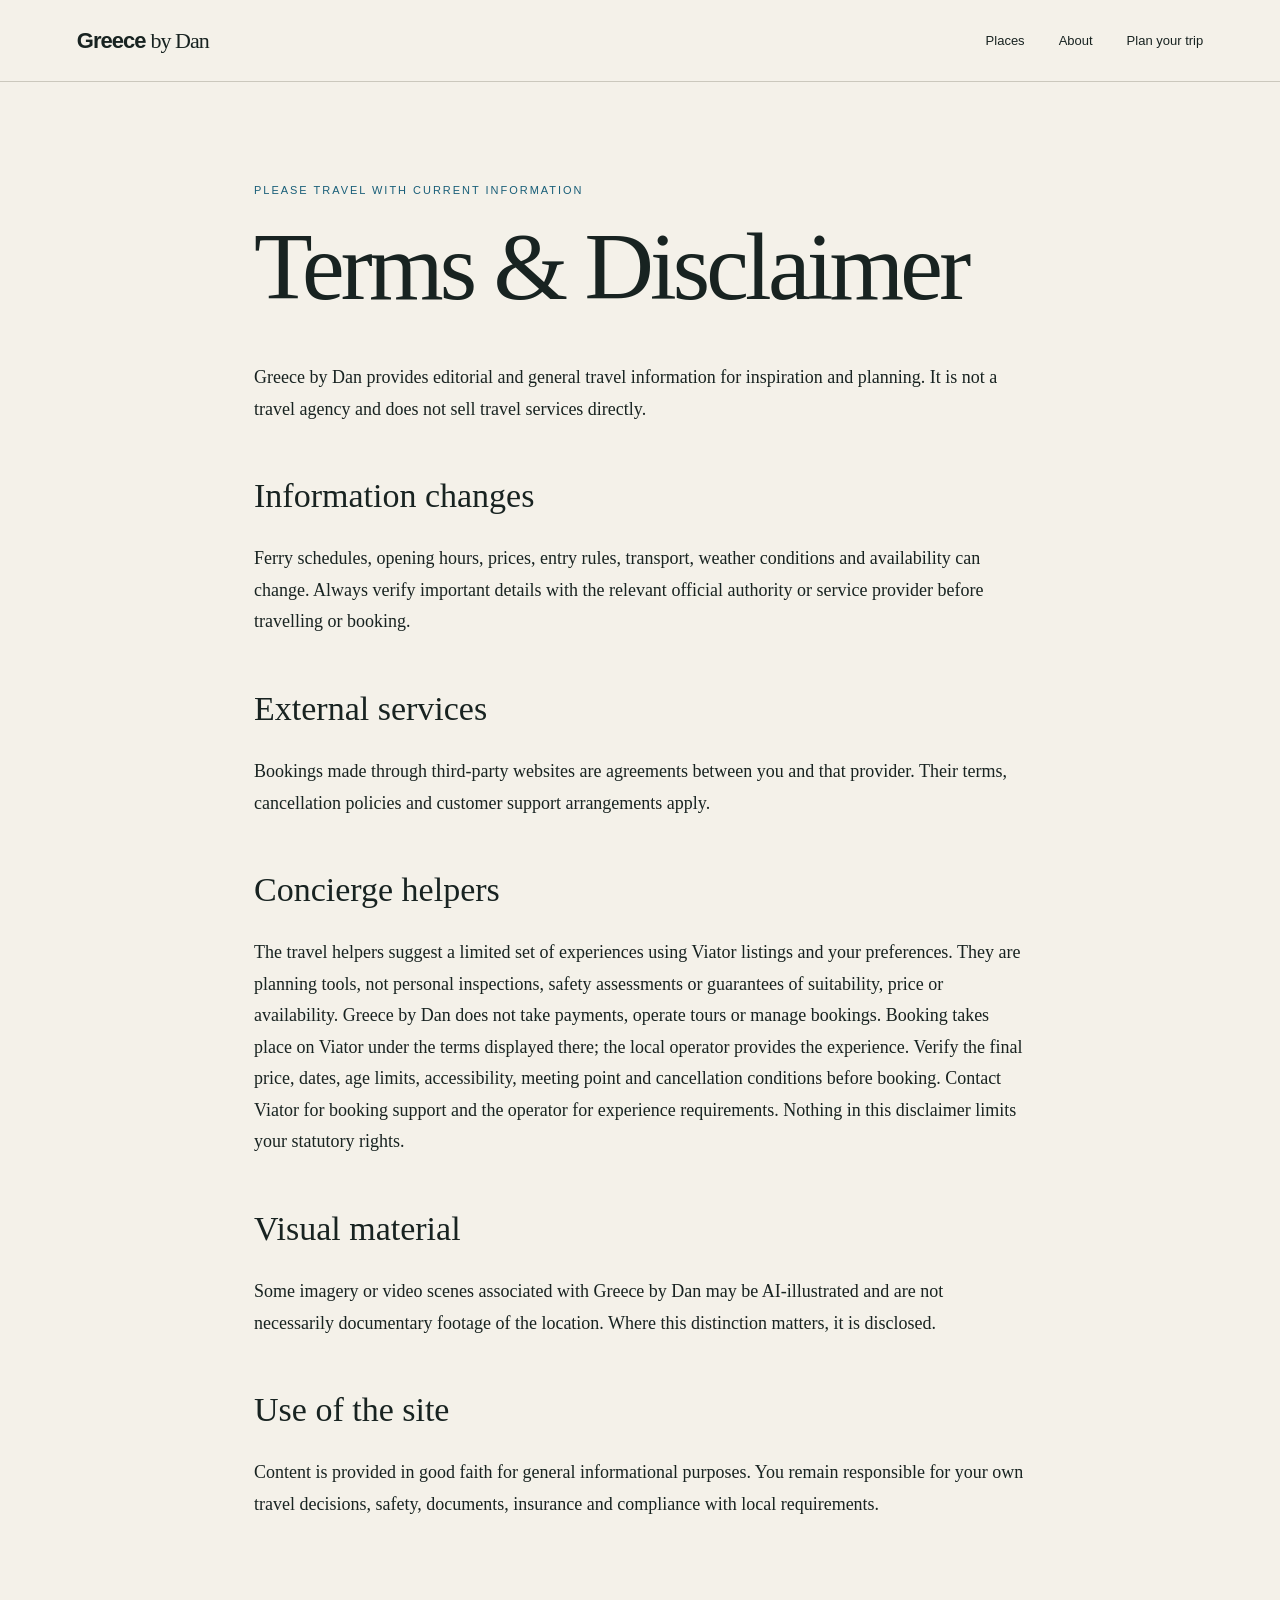
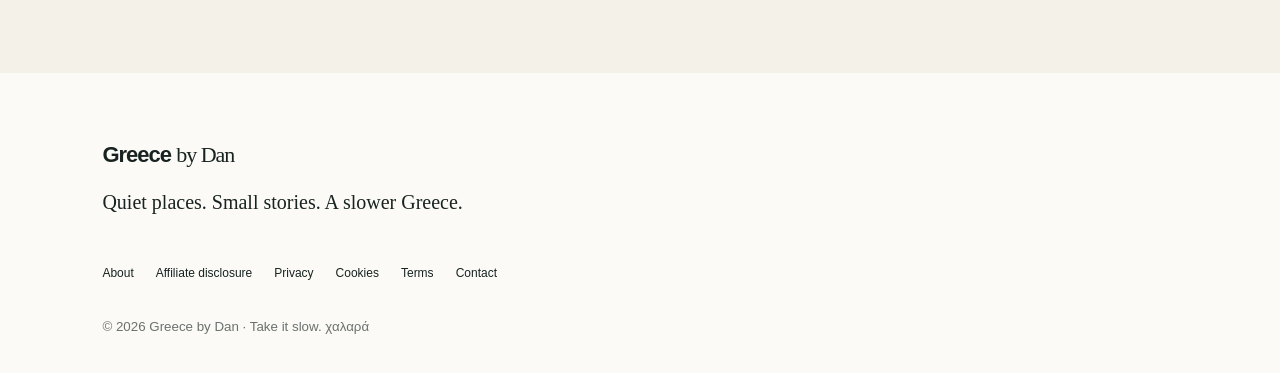
<file: terms/index.html>
<!doctype html><html lang="en"><head><meta charset="utf-8"><meta name="viewport" content="width=device-width,initial-scale=1"><title>Terms & Disclaimer — Greece by Dan</title><meta name="description" content="Terms & Disclaimer — Greece by Dan."><link rel="icon" href="/favicon.svg"><link rel="stylesheet" href="/assets/css/style.css"></head><body><header class="site-header"><a class="brand" href="/">Greece <em>by Dan</em></a><button class="menu" aria-label="Open menu">Menu</button><nav><a href="/sikinos/">Places</a><a href="/about/">About</a><a href="/#plan">Plan your trip</a></nav></header><main class="page"><span class="kicker">Please travel with current information</span><h1>Terms & Disclaimer</h1><p>Greece by Dan provides editorial and general travel information for inspiration and planning. It is not a travel agency and does not sell travel services directly.</p><h2>Information changes</h2><p>Ferry schedules, opening hours, prices, entry rules, transport, weather conditions and availability can change. Always verify important details with the relevant official authority or service provider before travelling or booking.</p><h2>External services</h2><p>Bookings made through third-party websites are agreements between you and that provider. Their terms, cancellation policies and customer support arrangements apply.</p><h2>Concierge helpers</h2><p>The travel helpers suggest a limited set of experiences using Viator listings and your preferences. They are planning tools, not personal inspections, safety assessments or guarantees of suitability, price or availability. Greece by Dan does not take payments, operate tours or manage bookings. Booking takes place on Viator under the terms displayed there; the local operator provides the experience. Verify the final price, dates, age limits, accessibility, meeting point and cancellation conditions before booking. Contact Viator for booking support and the operator for experience requirements. Nothing in this disclaimer limits your statutory rights.</p><h2>Visual material</h2><p>Some imagery or video scenes associated with Greece by Dan may be AI-illustrated and are not necessarily documentary footage of the location. Where this distinction matters, it is disclosed.</p><h2>Use of the site</h2><p>Content is provided in good faith for general informational purposes. You remain responsible for your own travel decisions, safety, documents, insurance and compliance with local requirements.</p></main><footer><a class="brand" href="/">Greece <em>by Dan</em></a><p>Quiet places. Small stories. A slower Greece.</p><div><a href="/about/">About</a><a href="/affiliate-disclosure/">Affiliate disclosure</a><a href="/privacy/">Privacy</a><a href="/cookies/">Cookies</a><a href="/terms/">Terms</a><a href="/contact/">Contact</a></div><small>© 2026 Greece by Dan · Take it slow. χαλαρά</small></footer><script src="/assets/js/main.js"></script></body></html>
</file>
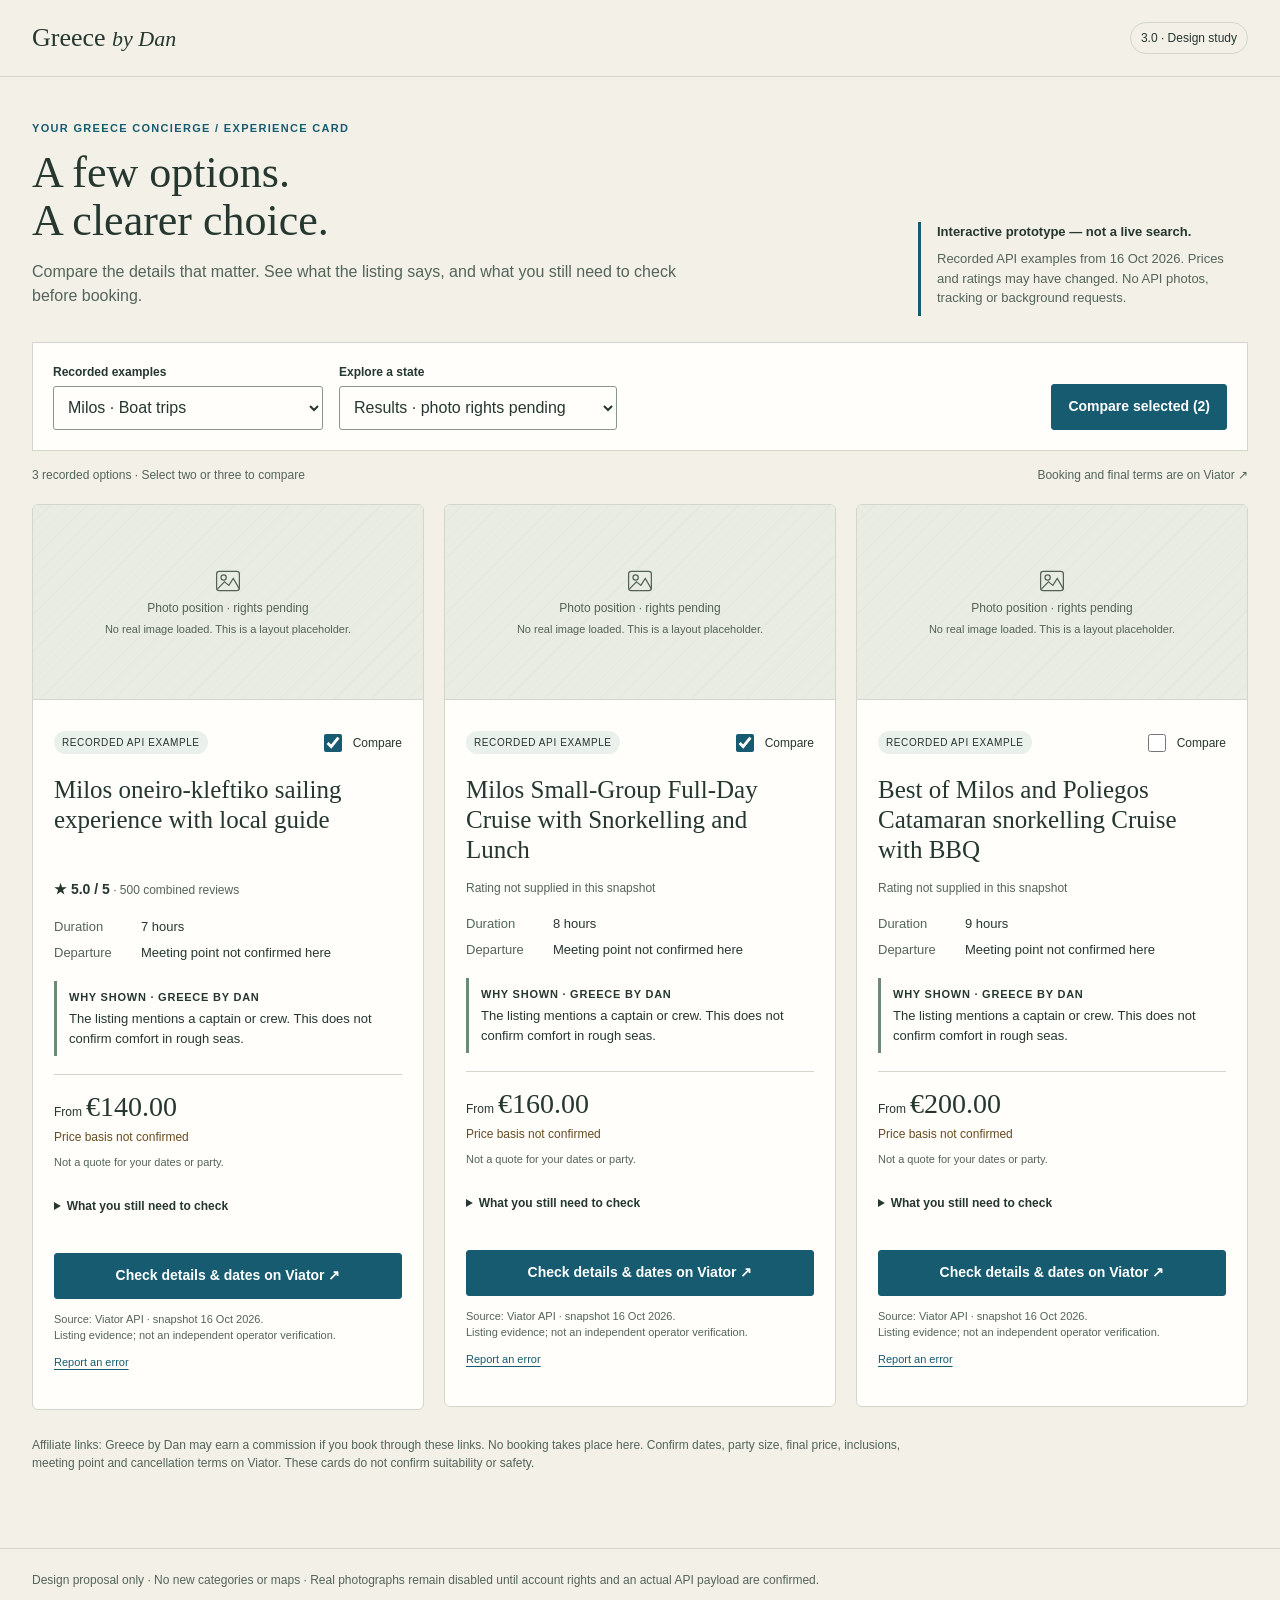
<file: docs/experience-card-v3/prototype.html>
<!doctype html>
<html lang="en"><head><meta charset="utf-8"><meta name="viewport" content="width=device-width,initial-scale=1"><meta name="robots" content="noindex,nofollow"><meta http-equiv="Content-Security-Policy" content="default-src 'none'; script-src 'unsafe-inline'; style-src 'unsafe-inline'; img-src data:; connect-src 'none'; base-uri 'none'; form-action 'none'"><title>Experience Card — Greece by Dan design study</title>
<style>
:root{--paper:#f3f0e8;--white:#fffefa;--ink:#25372f;--blue:#175b70;--line:#d3d7cb;--muted:#53645a;--pale:#eaf0eb;--sand:#efe4cf;--warn:#684b22}*{box-sizing:border-box}body{margin:0;background:var(--paper);color:var(--ink);font:16px/1.5 Arial,sans-serif}button,select,a{font:inherit}button,select{min-height:44px}button,a,select{touch-action:manipulation}button{cursor:pointer}button:disabled{cursor:default;opacity:.55}button:focus-visible,a:focus-visible,select:focus-visible,input:focus-visible,summary:focus-visible{outline:3px solid var(--blue);outline-offset:4px}[hidden]{display:none!important}header,main,footer{max-width:1320px;margin:auto;padding:22px 32px}header{display:flex;justify-content:space-between;align-items:center;border-bottom:1px solid var(--line)}.brand{font:26px Georgia,serif}.brand em{font-size:22px}.eyebrow{text-transform:uppercase;letter-spacing:.12em;font-size:11px;font-weight:bold;color:var(--blue)}.design{font-size:12px;border:1px solid var(--line);padding:6px 10px;border-radius:30px}.intro{display:grid;grid-template-columns:1fr 330px;gap:35px;align-items:end;margin:16px 0 26px}h1{font:44px/1.1 Georgia,serif;margin:10px 0 14px}h2{font:28px/1.2 Georgia,serif}p{margin:8px 0}.intro p{max-width:650px;color:var(--muted)}.research-note{border-left:3px solid var(--blue);padding-left:16px;font-size:13px}.toolbar{display:flex;flex-wrap:wrap;gap:16px;align-items:end;padding:20px;background:var(--white);border:1px solid var(--line)}.field{display:grid;gap:5px}.field label{font-size:12px;font-weight:bold}select{padding:9px 34px 9px 10px;background:var(--white);border:1px solid #86978c;border-radius:3px;color:var(--ink)}.primary{display:inline-flex;align-items:center;justify-content:center;background:var(--blue);color:white;border:1px solid var(--blue);border-radius:3px;min-height:46px;padding:10px 16px;text-decoration:none;font-size:14px;font-weight:bold}.toolbar .primary{margin-left:auto}.subline{display:flex;justify-content:space-between;gap:16px;font-size:12px;color:var(--muted);margin:15px 0 20px}.cards{display:grid;grid-template-columns:repeat(3,minmax(0,1fr));gap:20px;align-items:start}.card{background:var(--white);border:1px solid var(--line);border-radius:6px;overflow:hidden;min-width:0}.photo{aspect-ratio:16/8;background:repeating-linear-gradient(135deg,#e9ece3,#e9ece3 12px,#e4e8df 12px,#e4e8df 13px);display:flex;flex-direction:column;gap:4px;align-items:center;justify-content:center;text-align:center;padding:16px;border-bottom:1px solid var(--line);color:#536254;font-size:12px}.photo svg{width:28px;height:28px;stroke:currentColor;fill:none;stroke-width:1.4}.photo small{font-size:11px}.card-body{padding:21px}.card h2{font:25px/1.2 Georgia,serif;margin:10px 0 14px;overflow-wrap:anywhere;min-height:90px}.compare-label{display:flex;align-items:center;gap:8px;font-size:12px;min-height:44px;cursor:pointer}input{width:18px;height:18px;accent-color:var(--blue)}.topline{display:flex;justify-content:space-between;align-items:center;gap:8px}.badge{font-size:10px;background:var(--pale);border-radius:20px;padding:4px 8px;letter-spacing:.06em;text-transform:uppercase}.rating{font-size:12px;margin:12px 0;color:var(--muted)}.rating strong{font-size:14px;color:var(--ink)}.facts{display:grid;grid-template-columns:80px 1fr;gap:7px;font-size:13px;margin:17px 0}.facts dt{color:var(--muted)}.facts dd{margin:0}.reason{border-left:3px solid #6d8a74;padding:8px 0 8px 12px;font-size:13px;margin:18px 0}.reason strong{display:block;font-size:11px;letter-spacing:.07em;text-transform:uppercase;margin-bottom:4px}.price{border-top:1px solid var(--line);padding-top:16px;margin-top:18px}.amount{font:28px Georgia,serif}.from{font-size:12px;margin-right:4px}.unit{font-size:12px;color:var(--warn);margin-top:5px}.quote{font-size:11px;color:var(--muted)}details{font-size:12px;margin:16px 0}summary{min-height:44px;display:list-item;cursor:pointer;padding:10px 0;font-weight:bold}details ul{padding-left:19px;margin:4px 0}.book{width:100%;margin-top:6px}.attribution{font-size:11px;color:var(--muted);margin-top:12px}.error-link{display:inline-block;padding:10px 0;min-height:44px;color:var(--blue);font-size:11px;text-underline-offset:3px}.disclosure{padding:18px 0;font-size:12px;color:var(--muted);max-width:900px}.status-panel{padding:45px 28px;background:var(--white);border:1px solid var(--line);margin-top:20px;max-width:800px}.status-panel h2{margin:0 0 12px}.secondary{border:1px solid var(--blue);color:var(--blue);background:transparent;border-radius:3px;padding:10px 15px;min-height:44px}.skeleton{background:#e7e9e1;border-radius:3px;height:20px;margin:20px 0}.skeleton.wide{height:100px}.comparison{margin-top:24px;padding:24px;background:var(--white);border:1px solid var(--line)}.compare-head{display:flex;justify-content:space-between;align-items:center;gap:12px}.table-scroll{overflow:auto;margin:18px 0}table{border-collapse:collapse;width:100%;font-size:13px;min-width:650px}th,td{padding:16px;text-align:left;vertical-align:top;border:1px solid var(--line);max-width:270px;overflow-wrap:anywhere}th{background:var(--pale)}tbody th{width:145px}td strong{font-weight:normal}.compare-note{font-size:12px;color:var(--warn)}footer{margin-top:28px;border-top:1px solid var(--line);font-size:12px;color:var(--muted)}.focus-title:focus{outline:none}.count{font-size:13px;font-weight:bold;color:var(--blue)}@media(max-width:1000px) and (min-width:701px){.cards{grid-template-columns:1fr 1fr}.intro{grid-template-columns:1fr}.research-note{max-width:680px}.card h2{min-height:75px}}@media(max-width:700px){header,main,footer{padding:18px 16px}.brand{font-size:22px}.brand em{font-size:19px}.design{font-size:10px;padding:5px 8px}.intro{grid-template-columns:1fr;gap:12px;margin:10px 0 22px}h1{font-size:34px}.intro p{font-size:14px}.research-note{font-size:12px}.toolbar{padding:14px;gap:12px}.field{width:100%}.field select{width:100%}.toolbar .primary{width:100%;margin:0}.subline{display:block;font-size:11px}.subline span{display:block;margin:5px 0}.cards{grid-template-columns:1fr;gap:18px}.photo{aspect-ratio:auto;min-height:100px;padding:12px}.photo svg{width:21px;height:21px}.photo small{max-width:250px}.card-body{padding:18px}.card h2{font-size:25px;min-height:0;margin:8px 0 12px}.reason{margin:13px 0;padding-top:4px;padding-bottom:4px}.facts{margin:12px 0}.price{margin-top:12px;padding-top:12px}.amount{font-size:26px}.comparison{padding:15px}.compare-head h2{font-size:24px}.disclosure{font-size:11px}.status-panel{padding:25px 20px}}
</style></head><body>
<header><div class="brand">Greece <em>by Dan</em></div><span class="design">3.0 · Design study</span></header>
<main><div class="intro"><div><span class="eyebrow">Your Greece concierge / Experience Card</span><h1>A few options.<br>A clearer choice.</h1><p>Compare the details that matter. See what the listing says, and what you still need to check before booking.</p></div><aside class="research-note"><strong>Interactive prototype — not a live search.</strong><p>Recorded API examples from 16 Oct 2026. Prices and ratings may have changed. No API photos, tracking or background requests.</p></aside></div>
<section class="toolbar" aria-label="Prototype controls"><div class="field"><label for="collection">Recorded examples</label><select id="collection"><option value="boat">Milos · Boat trips</option><option value="wine">Santorini · Wine experiences</option></select></div><div class="field"><label for="state">Explore a state</label><select id="state"><option value="results">Results · photo rights pending</option><option value="no-image">No image supplied</option><option value="missing">Missing fields · test fixture</option><option value="loading">Loading · test fixture</option><option value="empty">No results · test fixture</option><option value="error">API error · test fixture</option></select></div><button class="primary" id="compare" aria-controls="comparison">Compare selected (2)</button></section>
<div class="subline"><span id="status" role="status" aria-live="polite">3 recorded options · Select two or three to compare</span><span>Booking and final terms are on Viator ↗</span></div><div id="results" class="cards"></div>
<section id="comparison" class="comparison" hidden aria-labelledby="comparison-title"><div class="compare-head"><h2 id="comparison-title" class="focus-title" tabindex="-1">Compare your shortlist</h2><button class="secondary" id="close">Back to cards</button></div><p class="compare-note">Starting amounts may use different pricing units. Do not treat this as a price-per-person comparison.</p><div class="table-scroll" role="region" aria-label="Tour comparison; scroll horizontally on small screens" tabindex="0"><table id="table"></table></div></section>
<p class="disclosure">Affiliate links: Greece by Dan may earn a commission if you book through these links. No booking takes place here. Confirm dates, party size, final price, inclusions, meeting point and cancellation terms on Viator. These cards do not confirm suitability or safety.</p>
</main><footer>Design proposal only · No new categories or maps · Real photographs remain disabled until account rights and an actual API payload are confirmed.</footer>
<script>
'use strict';
const snapshots={boat:[
{code:'345728P2',title:'Milos oneiro-kleftiko sailing experience with local guide',minutes:420,price:140,rating:5,reviews:500,url:'https://www.viator.com/tours/Milos/Milos-oneiro/d22323-345728P2?mcid=42383&pid=P00320497&medium=api&api_version=2.0'},
{code:'32830P5',title:'Milos Small-Group Full-Day Cruise with Snorkelling and Lunch',minutes:480,price:160,rating:null,reviews:null,url:'https://www.viator.com/tours/Milos/Discover-Milos-sailing-snorkelling-and-cave-exploration-cruise-in-small-group/d22323-32830P5?mcid=42383&pid=P00320497&medium=api&api_version=2.0'},
{code:'32830P4',title:'Best of Milos and Poliegos Catamaran snorkelling Cruise with BBQ',minutes:540,price:200,rating:null,reviews:null,url:'https://www.viator.com/tours/Milos/Around-Milos-and-Poliegos-catamaran-cruise/d22323-32830P4?mcid=42383&pid=P00320497&medium=api&api_version=2.0'}],wine:[
{code:'44792P8',title:'Cooking Class and Wine Tasting in Santorini',minutes:360,price:292,rating:5,reviews:46,url:'https://www.viator.com/tours/Santorini/Eat-like-local-Cooking-class-and-wine-tasting/d959-44792P8?mcid=42383&pid=P00320497&medium=api&api_version=2.0'},
{code:'396495P4',title:'Santorini Daytime Wine Tour | 3 Wineries & 12 Tastings',minutes:300,price:270,rating:5,reviews:36,url:null},
{code:'21559P6',title:'Santorini: 4hr Private Wine Tasting Tour',minutes:240,price:270,rating:5,reviews:22,url:null}]};
const $=s=>document.querySelector(s);const selected=new Set([0,1]);let current=[];
const escapeHtml=v=>String(v).replace(/[&<>"']/g,c=>({'&':'&amp;','<':'&lt;','>':'&gt;','"':'&quot;',"'":'&#39;'}[c]));
function duration(p){return Number.isFinite(p.minutes)?`${p.minutes/60} hours`:'Duration not supplied'}
function amount(p){return Number.isFinite(p.price)?new Intl.NumberFormat('en-IE',{style:'currency',currency:'EUR'}).format(p.price):'Price not supplied'}
function reason(){return $('#collection').value==='wine'?'The listing explicitly describes wine tasting. Confirm inclusions for your selected option.':'The listing mentions a captain or crew. This does not confirm comfort in rough seas.'}
function button(p){return p.url?`<a class="primary book" target="_blank" rel="sponsored noopener noreferrer" href="${escapeHtml(p.url)}" aria-label="Check details and dates on Viator for ${escapeHtml(p.title)} (opens a new tab)">Check details & dates on Viator ↗</a>`:'<button class="primary book" disabled>Booking link not captured</button>'}
function card(p,i){const missing=$('#state').value==='missing';return `<article class="card"><div class="photo" role="img" aria-label="${$('#state').value==='no-image'?'No product image supplied':'Photo position; real images disabled pending rights confirmation'}"><svg aria-hidden="true" viewBox="0 0 32 32"><rect x="3" y="5" width="26" height="22" rx="3"/><circle cx="11" cy="12" r="3"/><path d="M4 25l8-8 5 4 5-8 7 12"/></svg><span>${$('#state').value==='no-image'?'No image supplied':'Photo position · rights pending'}</span><small>${$('#state').value==='no-image'?'The details below are still available.':'No real image loaded. This is a layout placeholder.'}</small></div><div class="card-body"><div class="topline"><span class="badge">${missing?'Test fixture':'Recorded API example'}</span><label class="compare-label"><input type="checkbox" data-index="${i}" ${selected.has(i)?'checked':''} aria-label="Compare ${escapeHtml(p.title)}">Compare</label></div><h2>${escapeHtml(p.title)}</h2><div class="rating">${p.rating&&p.reviews?`<strong>★ ${p.rating.toFixed(1)} / 5</strong> · ${p.reviews} combined reviews`:'Rating not supplied in this snapshot'}</div><dl class="facts"><dt>Duration</dt><dd>${duration(p)}</dd><dt>Departure</dt><dd>Meeting point not confirmed here</dd></dl><div class="reason"><strong>Why shown · Greece by Dan</strong>${missing?'Not enough evidence to explain a match.':reason()}</div><div class="price"><span class="from">${Number.isFinite(p.price)?'From':''}</span><span class="amount">${amount(p)}</span><p class="unit">${Number.isFinite(p.price)?'Price basis not confirmed':'Check the current price on Viator'}</p><p class="quote">Not a quote for your dates or party.</p></div><details><summary>What you still need to check</summary><ul><li>Exact meeting point and any pickup</li><li>Final price, pricing unit and party size</li><li>Dates, availability and cancellation deadline</li><li>${$('#collection').value==='boat'?'Weather, route changes and personal suitability':'Tastings, transport and any age restrictions for your option'}</li></ul></details>${button(p)}<div class="attribution">${missing?'Synthetic missing-data test.':'Source: Viator API · snapshot 16 Oct 2026.'}<br>Listing evidence; not an independent operator verification.</div><a class="error-link" href="mailto:mygreece@greecebydan.com?subject=${encodeURIComponent('Experience card error: '+p.code)}">Report an error</a></div></article>`}
function updateCount(){$('#compare').textContent=`Compare selected (${selected.size})`;$('#compare').disabled=selected.size<2;}
function render(){const state=$('#state').value;$('#comparison').hidden=true;current=snapshots[$('#collection').value].map(p=>({...p}));if(state==='missing'){current=[{code:'TEST-MISSING',title:'Missing-data layout test',minutes:null,price:null,rating:null,reviews:null,url:null}];selected.clear();}if(['empty','error','loading'].includes(state)){selected.clear();let content=state==='loading'?'<h2>Looking for a few good options…</h2><p>This is a loading-state demo. No API request is being made.</p><div class="skeleton wide"></div><div class="skeleton"></div>':state==='empty'?'<h2>No options match these preferences</h2><p>Try changing one preference. We will not silently relax your requirements.</p>':'<h2>We could not load the options</h2><p>Keep your preferences and try again. We cannot confirm prices or availability.</p>';$('#results').className='';$('#results').setAttribute('aria-busy',String(state==='loading'));$('#results').innerHTML=`<section class="status-panel">${content}<button class="secondary" id="reset-state">${state==='loading'?'Return to recorded results':state==='empty'?'Change preferences (demo)':'Try again (demo)'}</button></section>`;$('#reset-state').onclick=()=>{$('#state').value='results';selected.add(0);selected.add(1);render()};$('#status').textContent={loading:'Loading-state demo',empty:'No-results demo',error:'API-error demo'}[state];}else{$('#results').className='cards';$('#results').setAttribute('aria-busy','false');$('#results').innerHTML=current.map(card).join('');$('#status').textContent=state==='missing'?'Missing-data test fixture; not a real tour':`${current.length} recorded options · Select two or three to compare`;document.querySelectorAll('[data-index]').forEach(c=>c.onchange=()=>{const i=Number(c.dataset.index);c.checked?selected.add(i):selected.delete(i);$('#comparison').hidden=true;updateCount()});}updateCount()}
$('#collection').onchange=()=>{selected.clear();selected.add(0);selected.add(1);render()};$('#state').onchange=()=>{selected.clear();selected.add(0);selected.add(1);render()};
$('#compare').onclick=()=>{const items=[...selected].sort().map(i=>current[i]);const rows=[['Duration',p=>duration(p)],['Departure',()=> 'Meeting point not confirmed here'],['Starting price',p=>amount(p)+' · basis not confirmed'],['Rating',p=>p.rating&&p.reviews?`${p.rating.toFixed(1)} / 5 · ${p.reviews} combined reviews`:'Not supplied in this snapshot'],['Why shown',()=>reason()],['Still unknown',()=> 'Dates, final party price, meeting point and option-specific conditions'],['Source',()=> 'Viator API snapshot · 16 Oct 2026'],['Next step',p=>button(p)]];$('#table').innerHTML=`<caption>Recorded ${$('#collection').value==='boat'?'Milos boat':'Santorini wine'} options; not live prices</caption><thead><tr><th scope="col">Compare</th>${items.map(p=>`<th scope="col">${escapeHtml(p.title)}</th>`).join('')}</tr></thead><tbody>${rows.map(([name,fn])=>`<tr><th scope="row">${name}</th>${items.map(p=>`<td>${name==='Next step'?fn(p):escapeHtml(fn(p))}</td>`).join('')}</tr>`).join('')}</tbody>`;$('#comparison').hidden=false;$('#comparison-title').focus();$('#comparison').scrollIntoView({block:'start',behavior:'instant'});};$('#close').onclick=()=>{$('#comparison').hidden=true;$('#compare').focus()};render();
</script></body></html>
</file>
<file: assets/css/style.css>
:root{--paper:#f4f1e9;--ink:#182321;--blue:#185e78;--line:#cbc8bd;--white:#fbfaf6}*{box-sizing:border-box}html{scroll-behavior:smooth}body{margin:0;background:var(--paper);color:var(--ink);font-family:Arial,sans-serif;line-height:1.5}a{color:inherit;text-decoration:none}.site-header{height:82px;display:flex;align-items:center;padding:0 6vw;border-bottom:1px solid var(--line);position:relative}.brand{font-size:22px;font-weight:700;letter-spacing:-1px}.brand em{font:400 22px Georgia,serif}.site-header nav{margin-left:auto;display:flex;gap:34px;font-size:13px}.menu{display:none}.hero{min-height:76vh;padding:11vh 8vw 8vh;display:flex;flex-direction:column;justify-content:center}.eyebrow,.section-head span,.kicker{font-size:11px;text-transform:uppercase;letter-spacing:.18em;color:var(--blue)}h1{font-size:clamp(62px,10vw,145px);line-height:.84;letter-spacing:-.065em;margin:25px 0 35px;font-weight:600}h1 i{font-family:Georgia,serif;font-weight:400}.hero p{font:clamp(20px,2vw,29px) Georgia,serif;max-width:580px}.arrow-link{margin-top:42px;font-size:12px;text-transform:uppercase;letter-spacing:.13em}.section{padding:110px 8vw;border-top:1px solid var(--line)}.section-head{display:grid;grid-template-columns:1fr 3fr;margin-bottom:55px}.section-head h2{font:400 clamp(38px,5vw,70px)/1 Georgia,serif;margin:0}.feature-card{display:grid;grid-template-columns:1.55fr 1fr;background:var(--white)}.feature-art{min-height:510px;background:linear-gradient(145deg,#b8d2d3,#39798a 55%,#e7d4a6);display:flex;align-items:flex-end;padding:35px}.feature-art span{font:italic 68px Georgia,serif;color:white}.feature-copy{padding:48px;display:flex;flex-direction:column;justify-content:space-between}.feature-copy small{color:var(--blue);text-transform:uppercase;letter-spacing:.12em}.feature-copy h3{font:400 58px Georgia,serif;margin:18px 0}.feature-copy p{font:20px Georgia,serif}.feature-copy b,.plan-grid b{font-size:12px;text-transform:uppercase;letter-spacing:.1em}.manifesto{background:var(--ink);color:var(--paper);padding:125px 8vw}.manifesto p{color:#9ab0a9;text-transform:uppercase;font-size:12px;letter-spacing:.15em}.manifesto h2{font:400 clamp(42px,7vw,90px)/1.05 Georgia,serif;max-width:1100px}.manifesto span{color:#9ab0a9}.plan-grid{display:grid;grid-template-columns:repeat(3,1fr);border-top:1px solid var(--line)}.plan-grid>a,.plan-grid>div{padding:35px 35px 45px 0;border-bottom:1px solid var(--line);min-height:260px}.plan-grid span{font-size:11px;color:var(--blue)}.plan-grid h3{font:32px Georgia,serif;margin-top:45px}.plan-grid p{max-width:280px}.plan-grid>a:hover h3{color:var(--blue)}.disclosure{font-size:11px;color:#68706d;margin-top:20px}.about-strip{padding:100px 8vw;display:grid;grid-template-columns:3fr 1fr;gap:40px;background:#dfe6df}.about-strip span{font-size:11px;text-transform:uppercase;letter-spacing:.18em;color:var(--blue)}.about-strip h2{font:400 clamp(32px,4vw,56px)/1.1 Georgia,serif;max-width:900px}.about-strip>a{align-self:end;text-align:right}footer{padding:65px 8vw 35px;background:var(--white)}footer>p{font:20px Georgia,serif}footer>div{display:flex;flex-wrap:wrap;gap:22px;margin:50px 0 32px;font-size:12px}footer small{color:#6b716f}.page{max-width:900px;margin:auto;padding:95px 5vw 135px}.page h1{font:400 clamp(52px,8vw,96px)/.95 Georgia,serif;letter-spacing:-.04em;margin:20px 0 50px}.page h2{font:400 34px Georgia,serif;margin-top:52px}.page p,.page li{font:18px Georgia,serif;line-height:1.75}.page .note{font:14px Arial,sans-serif;color:#5f6965;border-left:2px solid var(--blue);padding-left:20px}.page a{text-decoration:underline;text-underline-offset:3px}@media(max-width:760px){.site-header{height:70px;padding:0 6vw}.site-header nav{display:none;position:absolute;top:70px;left:0;right:0;background:var(--paper);padding:25px 6vw;flex-direction:column;border-bottom:1px solid var(--line)}.site-header nav.open{display:flex}.menu{display:block;margin-left:auto;border:0;background:none}.hero{padding:9vh 6vw}.section,.manifesto,.about-strip{padding:72px 6vw}.section-head{grid-template-columns:1fr;gap:18px}.feature-card,.about-strip{grid-template-columns:1fr}.feature-art{min-height:320px}.feature-art span{font-size:46px}.feature-copy{padding:30px;min-height:330px}.plan-grid{grid-template-columns:1fr}.about-strip>a{text-align:left}footer{padding-left:6vw;padding-right:6vw}}
.concierge{max-width:1100px}.concierge-tools{display:grid;grid-template-columns:1fr 1fr;gap:24px;margin:48px 0}.concierge-tool,.concierge-picker,.concierge-result{background:var(--white);padding:30px;border:1px solid var(--line)}.concierge-tool h2,.concierge-picker h2{margin-top:15px}.concierge-tool .arrow-link{display:inline-block;margin-top:20px;min-height:44px}.concierge form{display:grid;grid-template-columns:1fr 1fr;gap:22px}.concierge [hidden]{display:none!important}.concierge label{display:flex;flex-direction:column;gap:8px;font-size:14px}.concierge select,.concierge button{font:16px Arial,sans-serif;min-height:48px;padding:12px;width:100%;border:1px solid var(--line);border-radius:0;background:var(--paper);color:var(--ink)}.concierge button{background:var(--blue);color:white;cursor:pointer;grid-column:1/-1}.concierge button:disabled{opacity:.6;cursor:wait}.concierge .concierge-check{flex-direction:row;align-items:center}.concierge-check input{width:20px;height:20px}.concierge-results{display:grid;gap:20px;margin-top:28px}.concierge-result h3{font:30px Georgia,serif;margin:12px 0}.concierge-result small{color:var(--blue);text-transform:uppercase;letter-spacing:.1em}.concierge-result a{display:inline-block;min-height:44px;color:var(--blue)}.concierge :focus-visible{outline:3px solid var(--blue);outline-offset:4px}@media(max-width:650px){.concierge-tools,.concierge form{grid-template-columns:1fr}.concierge-tool,.concierge-picker,.concierge-result{padding:22px}.concierge h1{font-size:54px}.concierge h2{font-size:30px}}
/* CMS stories keep the original layout and typography. */
.image-ai-badge{position:absolute;bottom:18px;left:18px;max-width:calc(100% - 36px);padding:8px 12px;border-radius:4px;background:#182321;color:#fbfaf6;font:12px/1.5 Arial,sans-serif}.story-image{margin:35px 0}.story-image .story-hero{margin:0}.image-ai-caption{margin-top:10px;color:#5f6965;font:12px/1.5 Arial,sans-serif}
.stories-list{display:grid;gap:36px}.feature-art{position:relative;overflow:hidden}.feature-art img{position:absolute;inset:0;width:100%;height:100%;object-fit:cover}.story-hero{display:block;width:100%;max-height:620px;object-fit:cover;margin:35px 0}.page .story-subtitle{font-size:22px;color:#5f6965}.page img{max-width:100%;height:auto}.page blockquote{margin:24px 0;border-left:2px solid var(--blue);padding-left:20px;color:#5f6965}.page code{overflow-wrap:anywhere}.page pre{overflow:auto}.story-video{padding:24px 0;border-top:1px solid var(--line);margin-top:40px}a:focus-visible,button:focus-visible{outline:2px solid var(--blue);outline-offset:5px}
.support-coffee{margin-top:48px;padding-top:24px;border-top:1px solid var(--line)}.page .support-coffee p{font-size:18px;color:#5f6965;margin:0 0 20px}.page .support-coffee .bmc-btn{text-decoration:none}
.browse-stories{display:inline-block;margin-top:32px;padding:14px 22px;border:1px solid var(--ink);font-size:14px}.story-tags{display:flex;flex-wrap:wrap;gap:8px;margin:22px 0 32px}.page .story-tags a{padding:6px 12px;border:1px solid var(--line);border-radius:20px;font:12px/1.5 Arial,sans-serif;text-decoration:none}.story-tags a:hover,.browse-stories:hover{background:var(--white)}.catalog.page{max-width:1400px;padding:72px 6vw 100px}.catalog h1{max-width:900px;margin-bottom:28px}.catalog .catalog-intro{max-width:660px;color:#5f6965;margin-bottom:36px}.catalog-controls{display:grid;grid-template-columns:repeat(4,minmax(0,1fr));gap:18px;align-items:end;padding:24px;background:var(--white);border:1px solid var(--line)}.catalog-controls label{display:flex;flex-direction:column;gap:8px;font:12px Arial,sans-serif;color:var(--ink)}.catalog-search{grid-column:1/-1}.catalog-controls input,.catalog-controls select,.catalog-controls button,.catalog-pagination button{width:100%;min-height:44px;border:1px solid var(--line);background:var(--paper);color:var(--ink);padding:10px 12px;border-radius:0;font:14px Arial,sans-serif}.catalog-controls button{grid-column:1/-1;width:auto;justify-self:start;background:transparent;cursor:pointer}.catalog .catalog-count{font:13px Arial,sans-serif;margin:28px 0 18px;scroll-margin-top:20px}.catalog-grid{display:grid;grid-template-columns:repeat(3,minmax(0,1fr));gap:28px}.catalog-item{min-width:0;background:var(--white);border:1px solid var(--line);display:flex;flex-direction:column}.catalog .feature-card{display:flex;flex-direction:column;flex:1}.catalog .feature-art{height:220px;min-height:220px;padding:20px}.catalog .feature-art span{font-size:36px}.catalog .feature-copy{padding:24px;min-height:0;gap:22px;flex:1}.catalog .feature-copy h3{font:400 28px/1.15 Georgia,serif;margin:14px 0}.catalog .feature-copy p{font:16px/1.6 Georgia,serif;margin:0}.catalog .feature-copy small{font-size:10px;letter-spacing:.08em}.catalog .image-ai-badge{font-size:10px;padding:6px 8px;bottom:12px;left:12px;max-width:calc(100% - 24px)}.catalog-meta{display:flex;flex-wrap:wrap;gap:8px;padding:0 24px 24px;font:11px/1.5 Arial,sans-serif;color:#5f6965}.catalog-meta time{width:100%}.catalog-meta span{border:1px solid var(--line);border-radius:20px;padding:3px 8px}.catalog-pagination{display:flex;align-items:center;justify-content:center;gap:24px;margin-top:40px;font:13px Arial,sans-serif}.catalog-pagination button{width:auto;cursor:pointer}.catalog-pagination button:disabled{opacity:.4;cursor:default}[hidden]{display:none!important}@media(max-width:1000px){.catalog-grid{grid-template-columns:repeat(2,minmax(0,1fr))}}@media(max-width:600px){.catalog-controls{grid-template-columns:repeat(2,minmax(0,1fr));padding:18px;gap:14px}.catalog-grid{grid-template-columns:1fr}.catalog.page{padding-top:52px}.catalog-pagination{gap:12px}.catalog-pagination button{padding:10px 8px}}
.catalog .feature-card{text-decoration:none}.catalog .feature-card:hover h3{color:var(--blue)}

/* Keep the search outcome visible immediately below its button. */
.concierge .concierge-feedback[data-state]{padding:18px 20px;border-left:4px solid var(--blue);background:#edf2f1;font:16px/1.6 Arial,sans-serif;scroll-margin:24px}.concierge .concierge-feedback[data-state=""]{padding:0;border:0;background:none}.concierge .concierge-feedback[data-state="empty"],.concierge .concierge-feedback[data-state="error"]{background:#fff3df;border-color:#92621e}.concierge .concierge-feedback[data-state="loading"]{font-weight:600}

.email-reveal{font:inherit;color:var(--blue);background:transparent;border:1px solid currentColor;border-radius:4px;padding:10px 16px;cursor:pointer}.email-reveal:hover{background:#edf2f1}.email-reveal:focus-visible{outline:2px solid var(--blue);outline-offset:4px}.contact-email a{overflow-wrap:anywhere}

.story-share{margin-top:48px;padding-top:28px;border-top:1px solid var(--line)}.page .story-share p{font:16px/1.6 Arial,sans-serif;color:#5f6965;margin:0 0 16px}.story-share-actions{display:flex;flex-wrap:wrap;gap:12px}.story-share button{min-height:44px;padding:10px 18px;font:14px Arial,sans-serif;color:var(--blue);background:transparent;border:1px solid currentColor;border-radius:4px;cursor:pointer}.story-share button:hover{background:#edf2f1}.story-share button:focus-visible,.story-share-link:focus-visible{outline:2px solid var(--blue);outline-offset:4px}.story-share button:disabled{opacity:.6;cursor:wait}.page .story-share-status{margin:12px 0 0;min-height:26px}.story-share-link{width:100%;max-width:100%;box-sizing:border-box;padding:12px;margin-top:12px;font:14px Arial,sans-serif;border:1px solid var(--line);background:var(--white);color:var(--ink)}

/* Contextual affiliate action inside a story. */
.page .affiliate-cta{margin:24px 0 32px}.page a.affiliate-button{display:inline-block;max-width:100%;padding:13px 20px;border:1px solid var(--blue);border-radius:4px;background:var(--blue);color:var(--white);font:600 15px/1.5 Arial,sans-serif;text-decoration:none;overflow-wrap:anywhere;min-height:48px}.page a.affiliate-button:hover{background:var(--ink);border-color:var(--ink)}.page a.affiliate-button:focus-visible{outline:3px solid var(--blue);outline-offset:4px}.page .story-affiliate-disclosure{font:13px/1.6 Arial,sans-serif;color:#5f6965;margin:24px 0}

.affiliate-options{display:grid;gap:24px;margin-top:24px}.affiliate-option{min-width:0}.page .affiliate-option-title{font:20px/1.5 Georgia,serif;margin:0 0 12px;overflow-wrap:anywhere}.story-plan{margin-top:40px}.story-plan .note{margin-bottom:24px}

.feature-art picture{display:block;width:100%;height:100%}.story-image picture{display:block}.story-hero{height:auto}

.page .story-byline{font:13px/1.7 Arial,sans-serif;color:#5f6965;margin:16px 0 20px}.story-byline a{text-decoration:underline;text-underline-offset:3px}.related-stories{margin:40px 0;padding:24px 0;border-top:1px solid var(--line);border-bottom:1px solid var(--line)}.page .related-stories h2{font:26px/1.2 Georgia,serif;margin:0 0 16px}.related-stories ul{padding-left:20px;margin:0}.related-stories li{margin:12px 0}.related-stories a{text-decoration:underline;text-underline-offset:3px}.related-stories a:focus-visible{outline:2px solid var(--blue);outline-offset:4px}

/* First audit iteration: shared article entry and resilient comparison cards. */
.advisor-entry{padding:28px;margin:36px 0;border:1px solid var(--line);background:var(--white)}
.advisor-entry h2{margin:12px 0;font-size:30px}.advisor-entry .affiliate-button{min-height:48px}
.concierge-result .concierge-supplier-cover{display:block;width:100%;height:128px;object-fit:contain;margin:12px 0;filter:none}
.concierge-result{overflow-wrap:anywhere}.concierge-reason{border-left:3px solid var(--blue);padding-left:16px}
.concierge-facts{display:grid;grid-template-columns:100px 1fr;gap:8px 16px;font:14px/1.6 Arial,sans-serif}
.concierge-facts dt{font-weight:bold}.concierge-facts dd{margin:0}
.concierge-result .concierge-book{display:inline-flex;align-items:center;padding:12px 18px;background:var(--blue);color:white;min-height:48px;margin-top:14px}
.menu{min-height:44px;min-width:44px}a:focus-visible,button:focus-visible{outline:3px solid var(--blue);outline-offset:4px}
@media(max-width:390px){.concierge-picker,.concierge-result{padding:16px}.concierge-facts{grid-template-columns:1fr;gap:4px}.concierge-facts dd{margin-bottom:8px}}
@media(prefers-reduced-motion:reduce){html{scroll-behavior:auto}}
/* Grid min-content widths must not widen the page on small screens. */
.stories-list,.feature-card,.feature-card>*{min-width:0}
.feature-copy h3,.page h1{overflow-wrap:anywhere}

/* Experience Card 3: text first; no reserved photo area when media is off. */
.concierge-results{grid-template-columns:repeat(3,minmax(0,1fr));align-items:start}
.concierge-result{padding:20px;min-width:0}
.concierge-result h3{font:25px/1.2 Georgia,serif;margin:10px 0 14px}
.concierge .concierge-card-top{display:flex;align-items:center;justify-content:space-between;gap:8px}
.concierge label.concierge-compare-choice{display:flex;flex-direction:row;align-items:center;gap:8px;min-height:44px;font:13px Arial,sans-serif}
.concierge-compare-choice input{width:18px;height:18px;accent-color:var(--blue)}
.page .concierge-result p{font:13px/1.5 Arial,sans-serif;margin:10px 0}
.page .concierge-result .concierge-price{font:24px/1.3 Georgia,serif;margin:14px 0 5px}
.page .concierge-result .concierge-price-note{font-size:12px;color:#605031;margin:5px 0 10px}
.concierge-facts{grid-template-columns:72px 1fr;font-size:13px;gap:6px 10px;margin:12px 0}
.concierge-reason{border-left:2px solid var(--blue);padding-left:10px}
.concierge-result .concierge-book{display:flex;justify-content:center;text-align:center;width:100%;font:600 14px/1.4 Arial,sans-serif;margin-top:10px;padding:11px 12px}
.concierge-card-details{margin-top:10px;font:13px/1.5 Arial,sans-serif}
.concierge-card-details summary{cursor:pointer;min-height:44px;padding:12px 0;font-weight:600}
.concierge-card-details h4{font:600 13px Arial,sans-serif;margin:14px 0 6px}.concierge-card-details ul{padding-left:18px}
.concierge .concierge-compare-toolbar{display:flex;align-items:center;justify-content:space-between;gap:14px;padding:12px 16px;margin:22px 0 0;background:var(--white);border:1px solid var(--line);font:13px/1.4 Arial,sans-serif;position:sticky;top:8px;z-index:2}
.concierge-compare-toolbar button{width:auto;min-width:190px;font-size:14px;flex-shrink:0}
.concierge button:disabled{cursor:default}
.concierge-comparison{padding:22px;margin:20px 0;border:2px solid var(--blue);background:var(--white);scroll-margin-top:90px}
.concierge-comparison h3{font:28px Georgia,serif;margin:0 0 14px}
.concierge-comparison .concierge-back{width:auto;padding:10px 15px;font-size:14px;min-height:44px}
.page .concierge-comparison p{font:13px/1.5 Arial,sans-serif}
.concierge-differences{display:grid;grid-template-columns:repeat(var(--options),minmax(0,1fr));gap:16px;margin:18px 0}
.concierge-differences article{min-width:0;border-top:1px solid var(--line);padding-top:12px;overflow-wrap:anywhere}
.concierge-differences h4{font:21px/1.3 Georgia,serif;margin:0 0 14px}
.concierge-differences dl{font:14px/1.5 Arial,sans-serif}.concierge-differences dt{font-weight:bold;margin-top:10px}.concierge-differences dd{margin:3px 0 12px}
.concierge-differences .concierge-book{display:inline-flex;align-items:center;min-height:44px;font:14px Arial,sans-serif;color:var(--blue)}
.concierge-comparison summary{min-height:44px;cursor:pointer;font:600 13px/1.5 Arial,sans-serif;padding:12px 0}
.concierge-unknowns,.concierge-source{color:#56615a}
@media(max-width:1000px){.concierge-results{grid-template-columns:1fr}.concierge-result{padding:20px}.concierge-result h3{font-size:25px}.concierge-differences{grid-template-columns:1fr}}
@media(max-width:650px){.concierge .concierge-compare-toolbar{padding:10px;gap:8px;top:4px}.concierge-compare-toolbar span{font-size:12px}.concierge-compare-toolbar button{min-width:155px;padding:10px 8px;font-size:13px}.concierge-comparison{padding:16px}.concierge-facts{grid-template-columns:70px 1fr;gap:6px 8px}.concierge-facts dd{margin:0}.concierge-result{padding:16px}}
@media(max-width:650px){.concierge .concierge-compare-toolbar{display:block}.concierge-compare-toolbar span{position:absolute;width:1px;height:1px;padding:0;overflow:hidden;clip-path:inset(50%);white-space:nowrap}.concierge-compare-toolbar button{width:100%;min-width:0}}

.concierge-result .concierge-book{text-decoration:none}

/* Keep mobile story cards readable without oversized, one-word title lines. */
@media(max-width:760px){
  .feature-copy h3{font-size:clamp(28px,8vw,32px);line-height:1.15;margin:12px 0}
  .feature-copy p{font-size:18px;line-height:1.6}
}
</file>
<file: admin/setup.css>
body{margin:0;background:#f4f1e9;color:#182321;font:18px/1.6 Arial,sans-serif}.setup{max-width:650px;margin:12vh auto;padding:30px}.eyebrow{text-transform:uppercase;letter-spacing:.15em;font-size:12px;color:#185e78}.setup h1{font:52px Georgia,serif}.setup a{color:#185e78}.setup code{font-size:15px}.setup a{display:inline-block;margin-top:25px}
</file>
